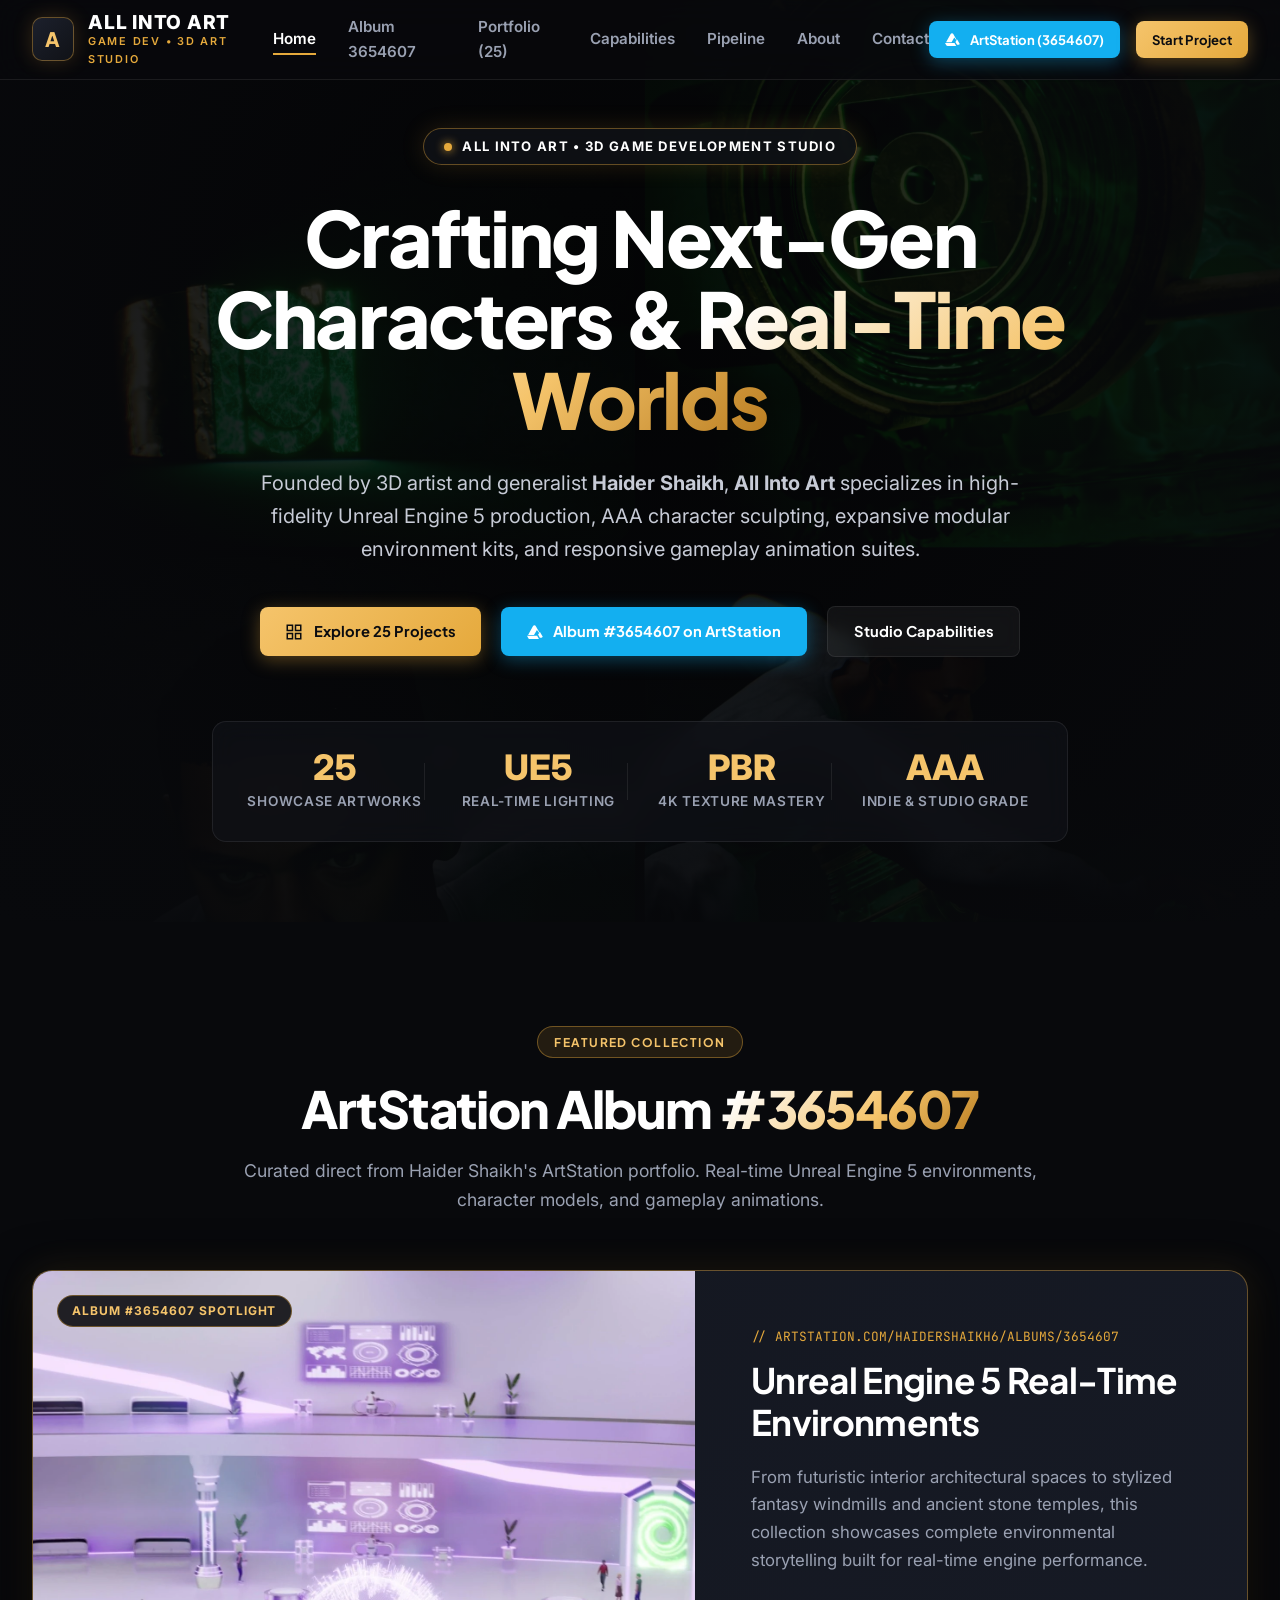
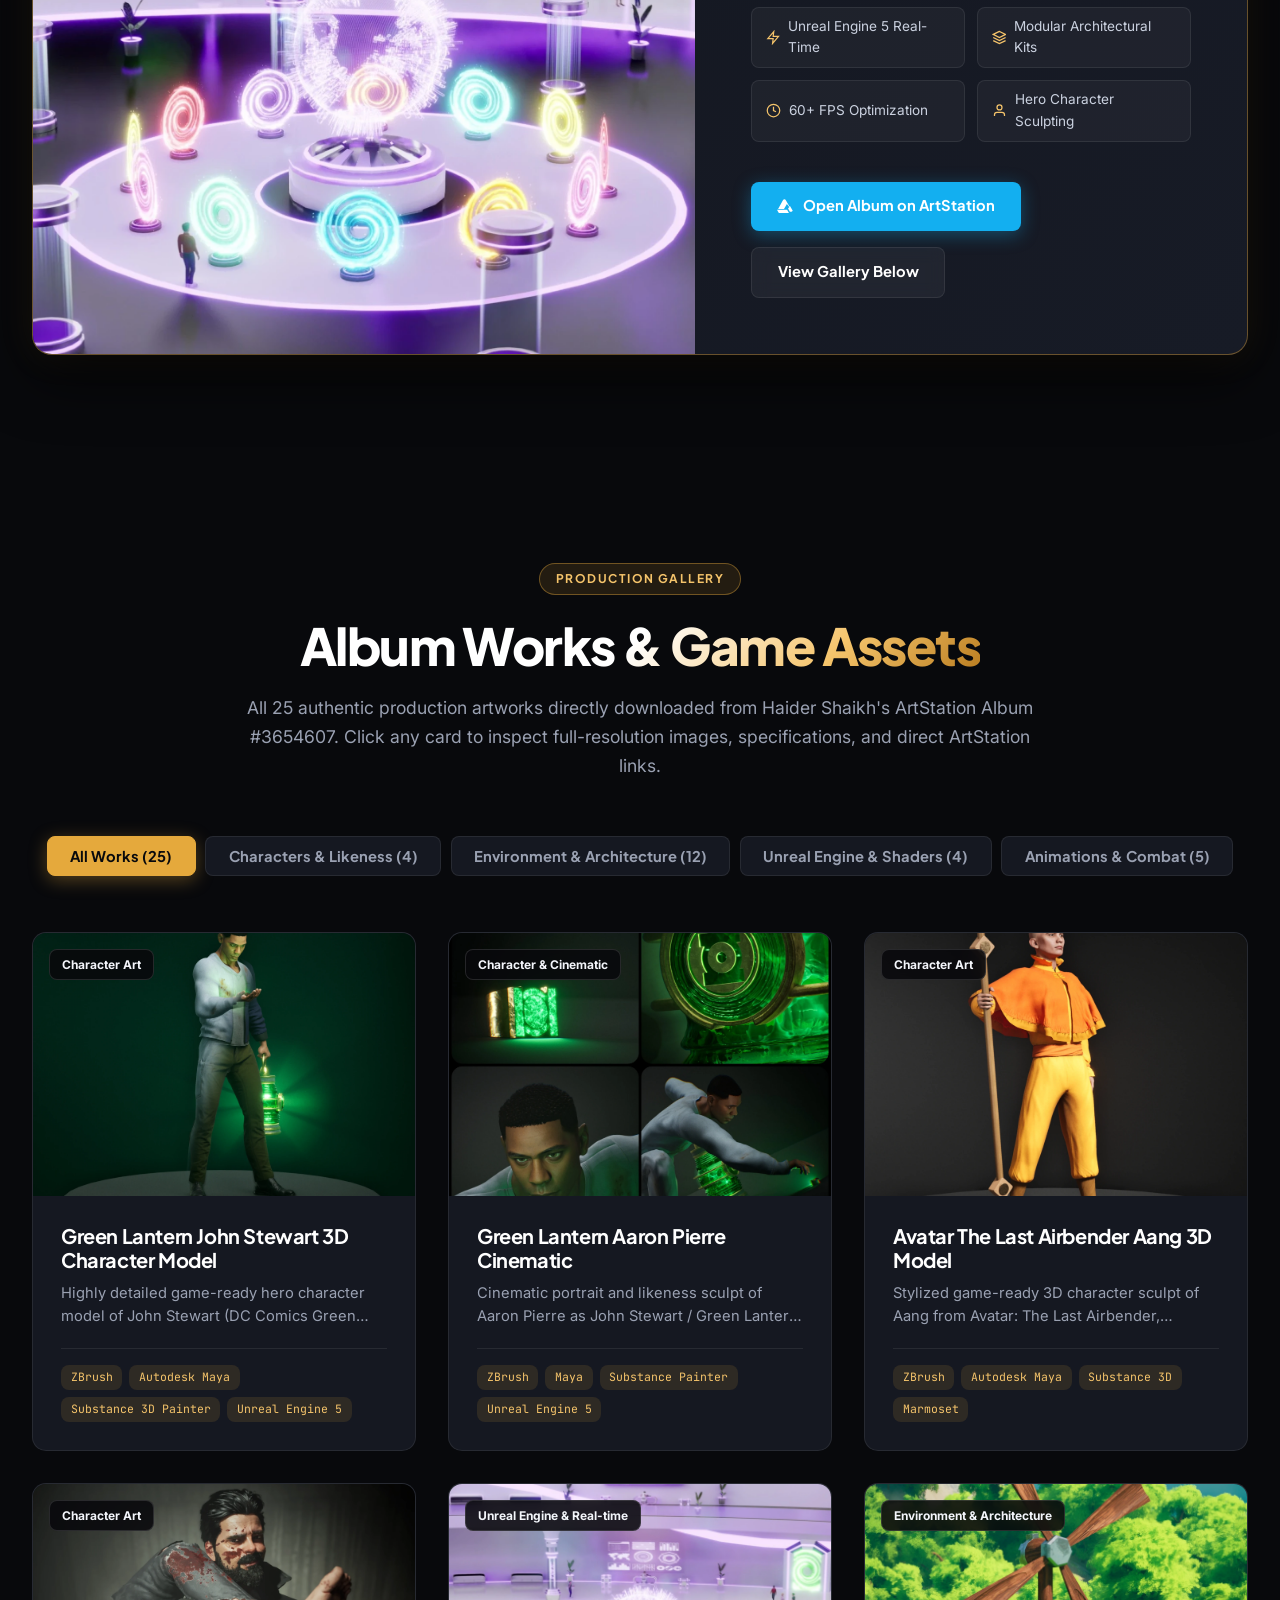
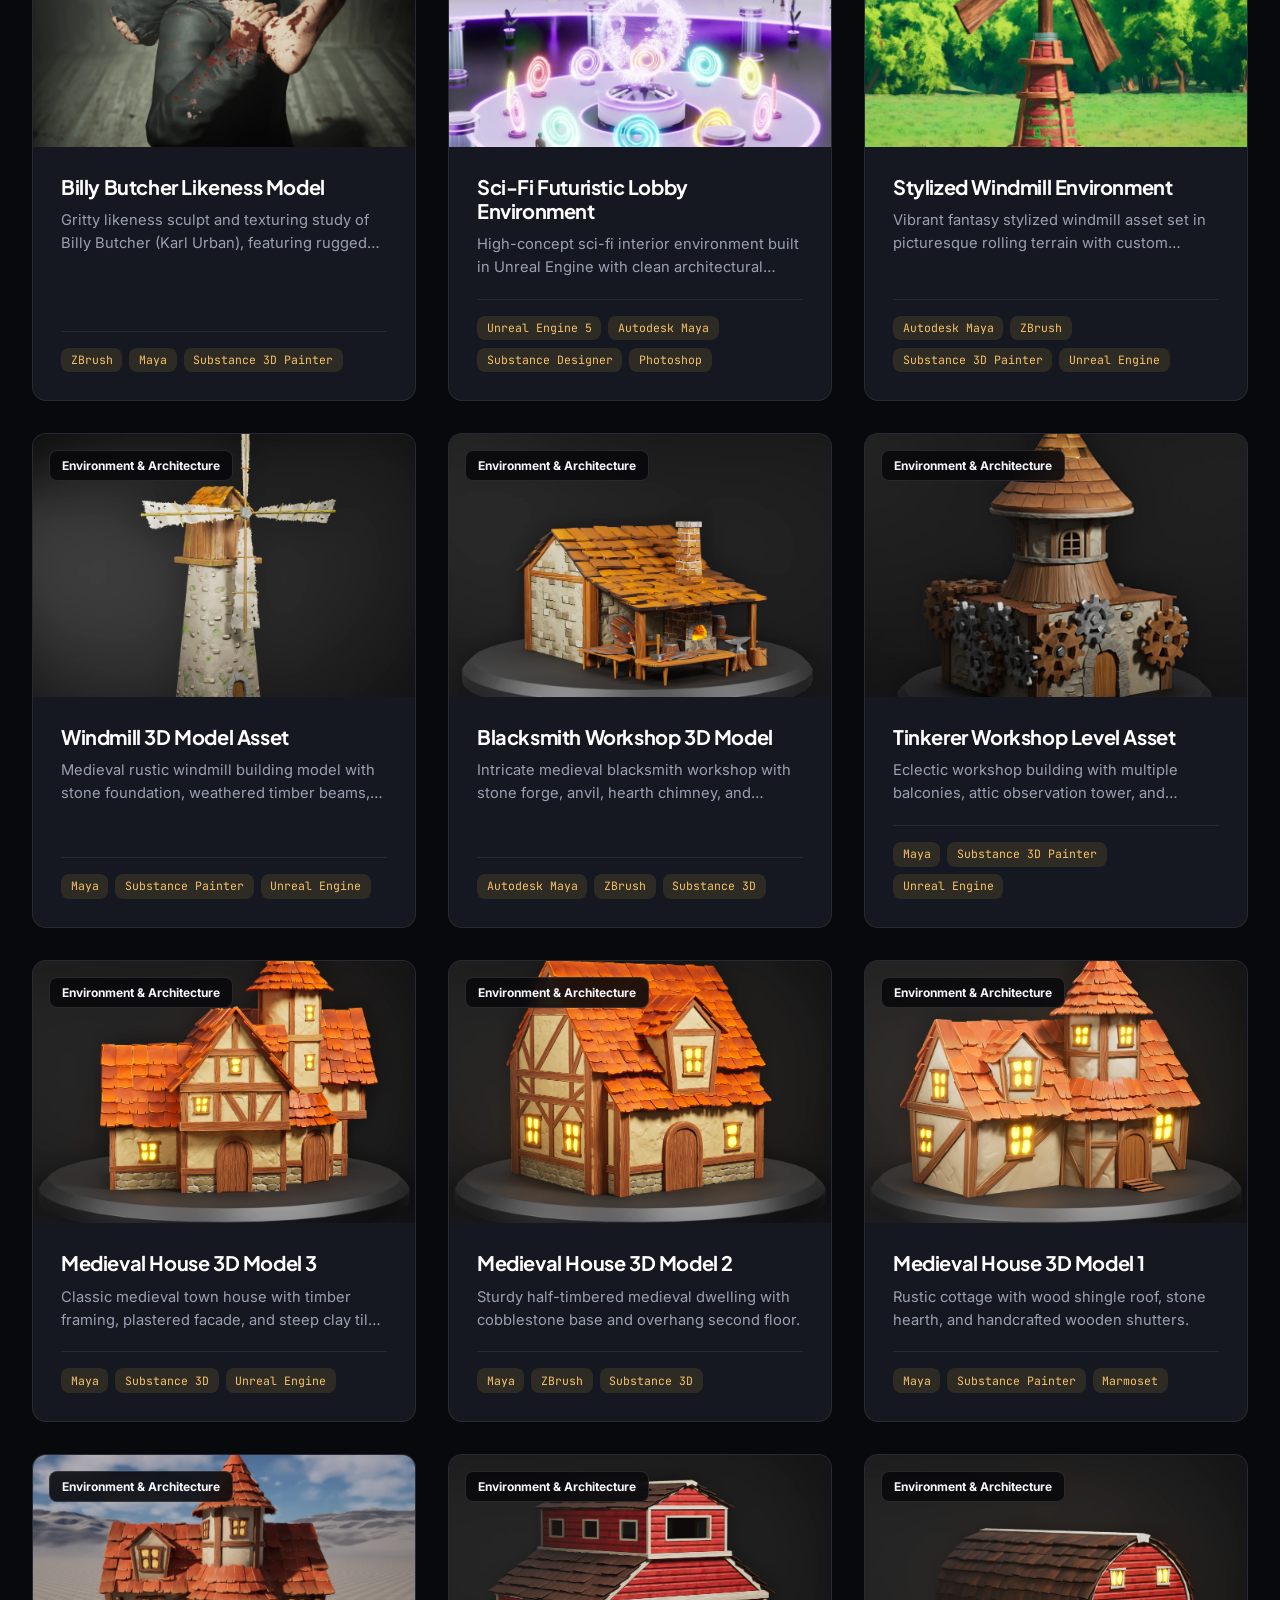
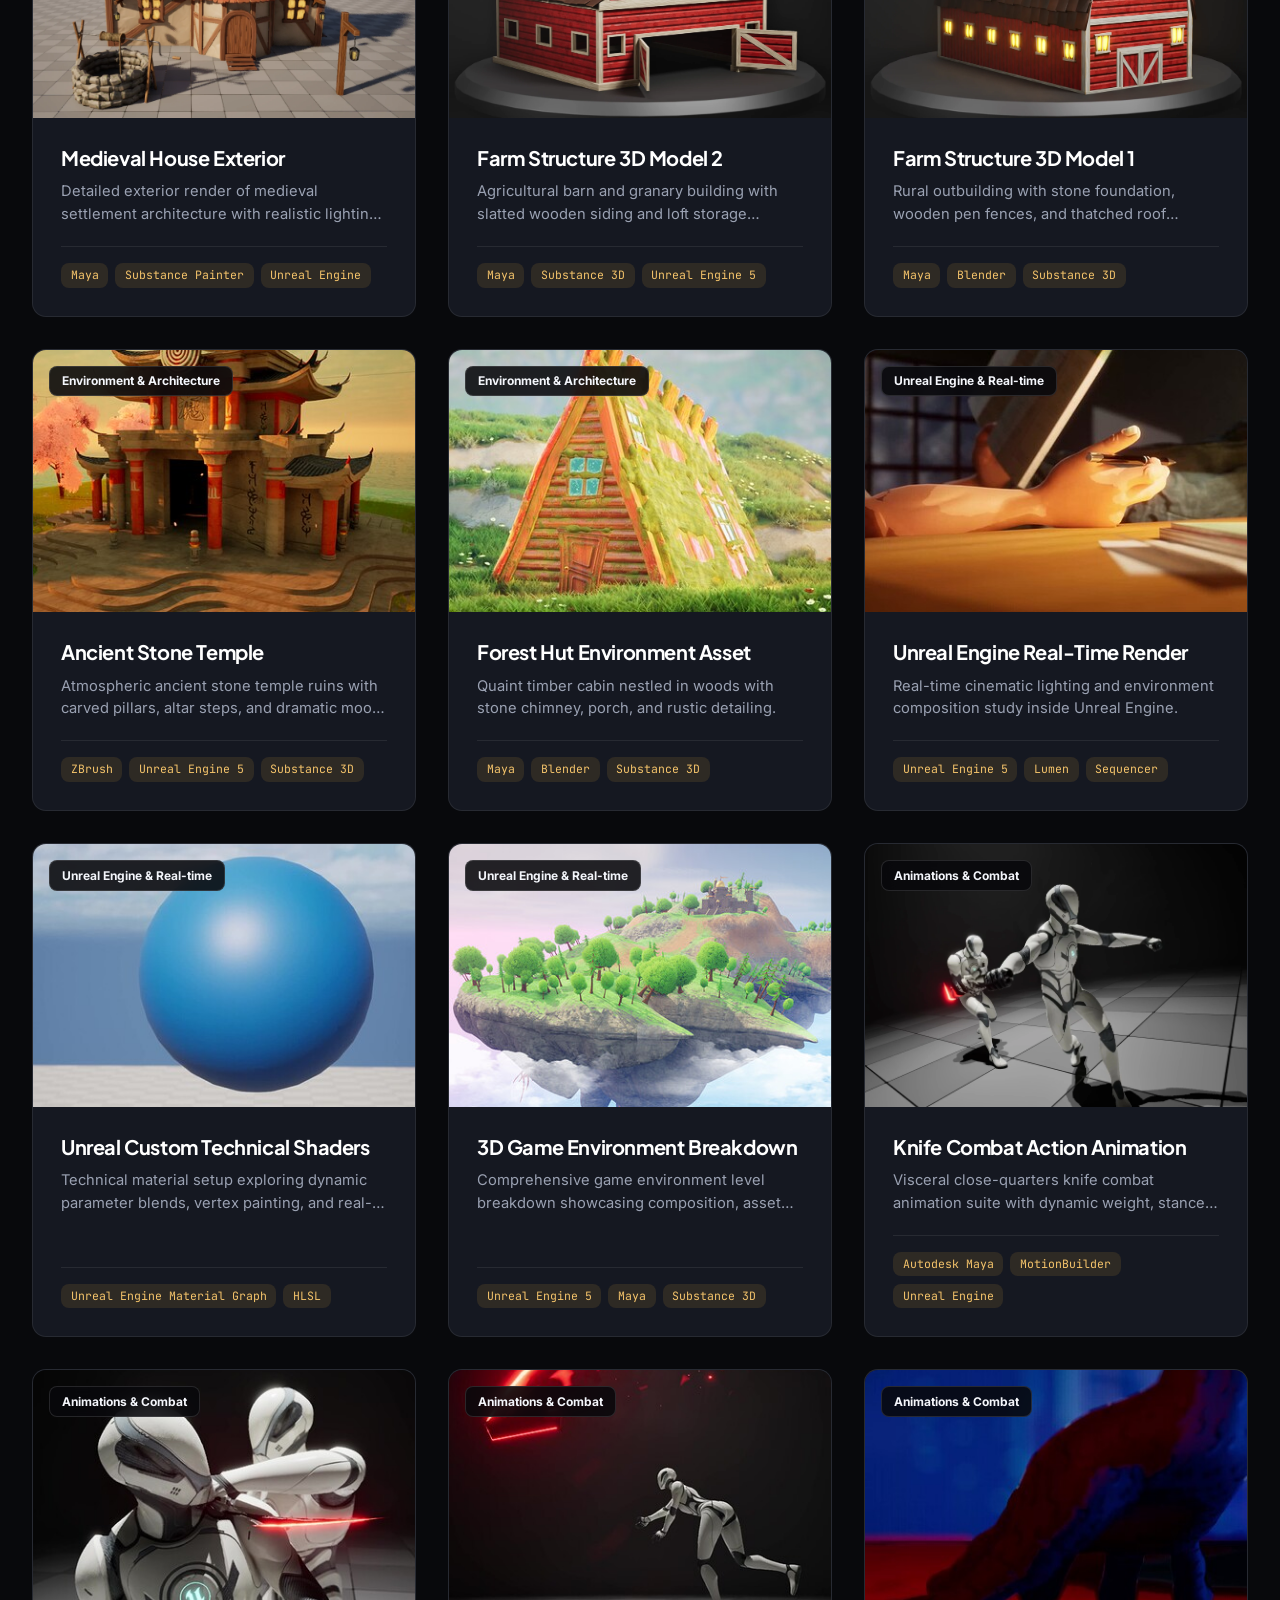
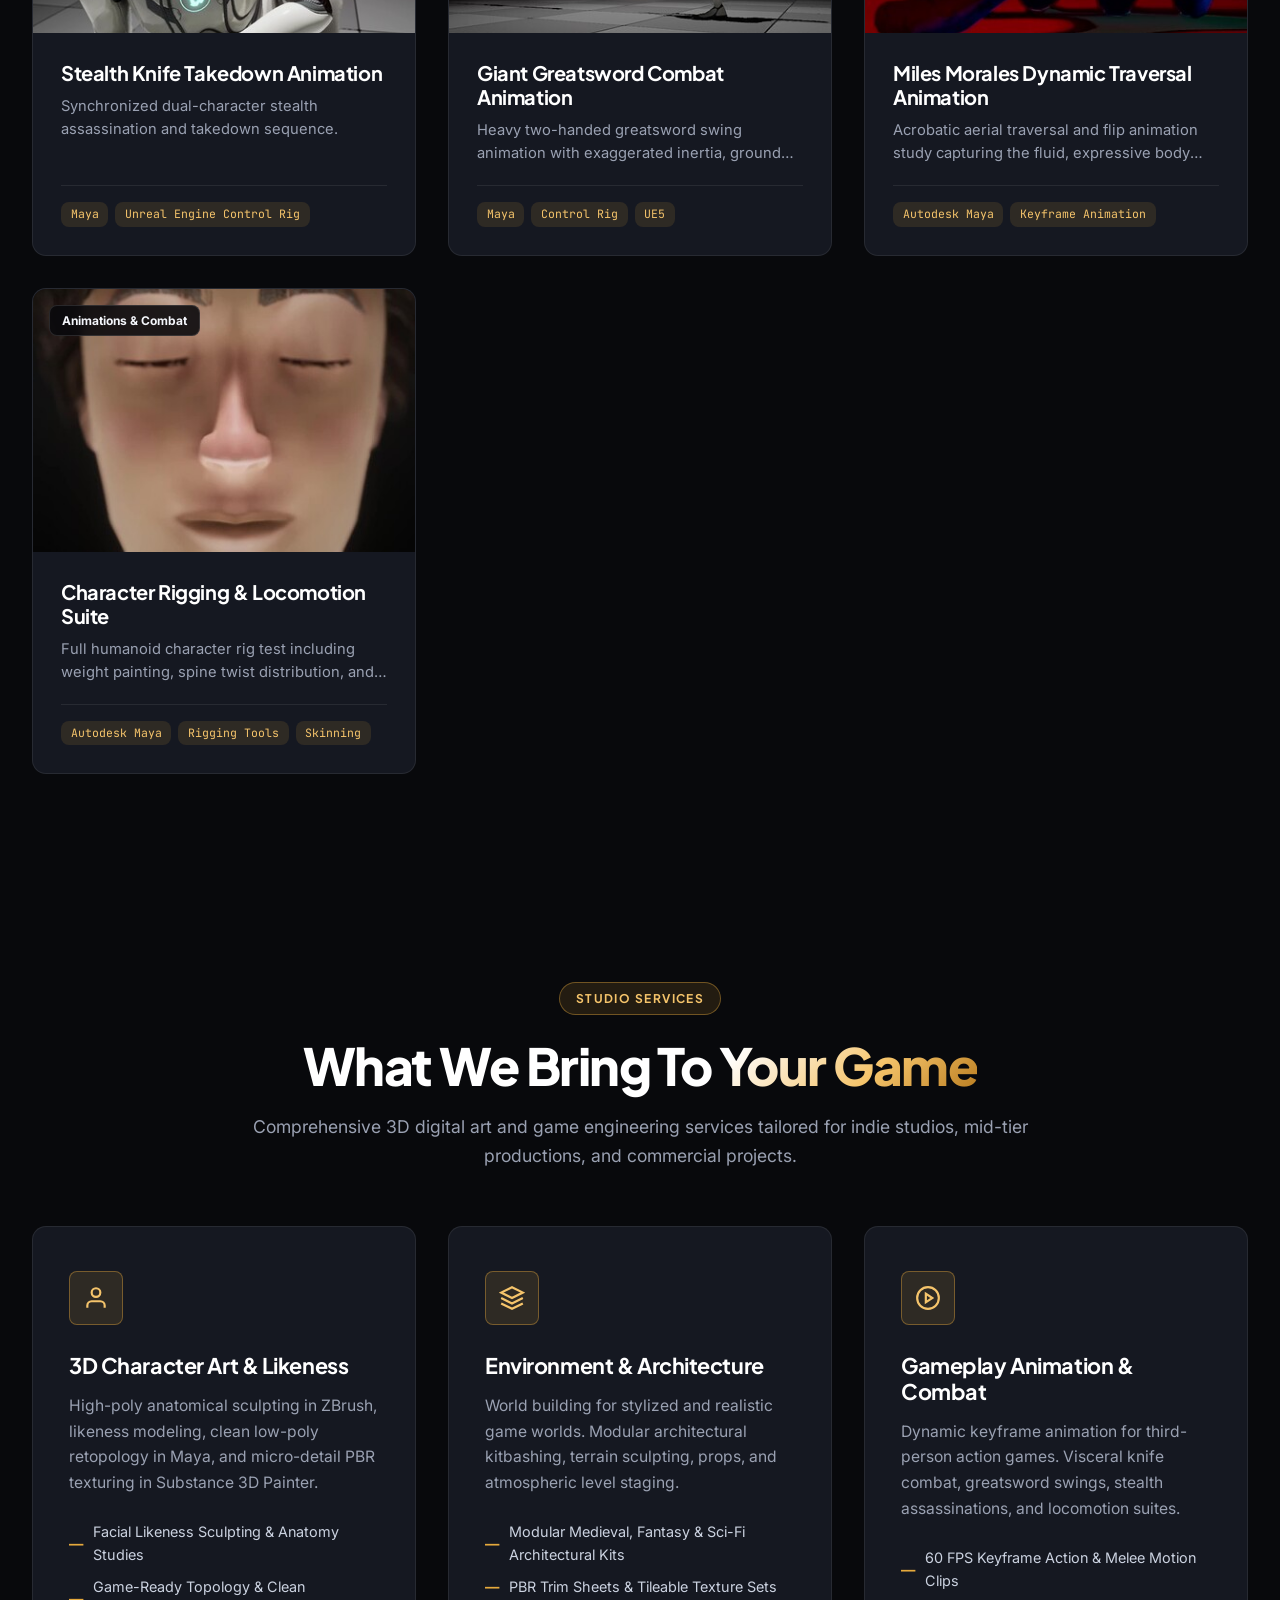
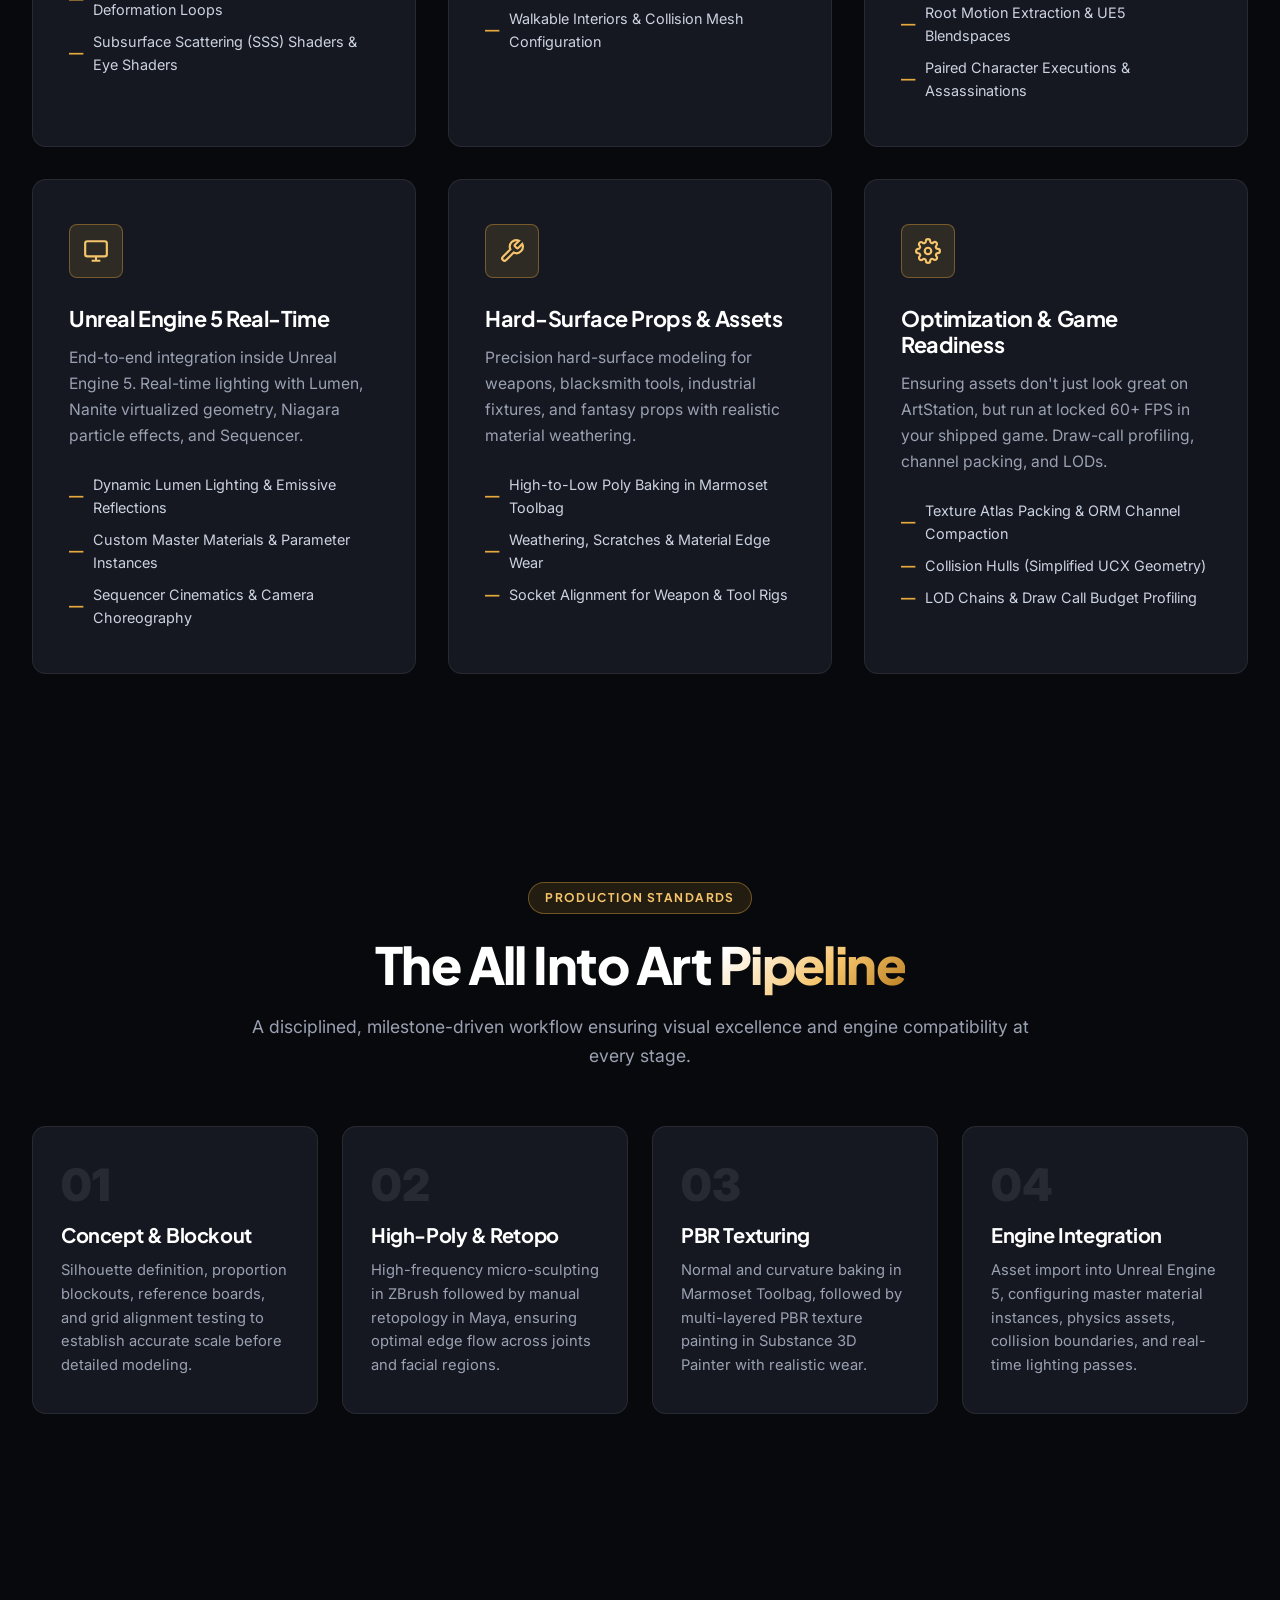
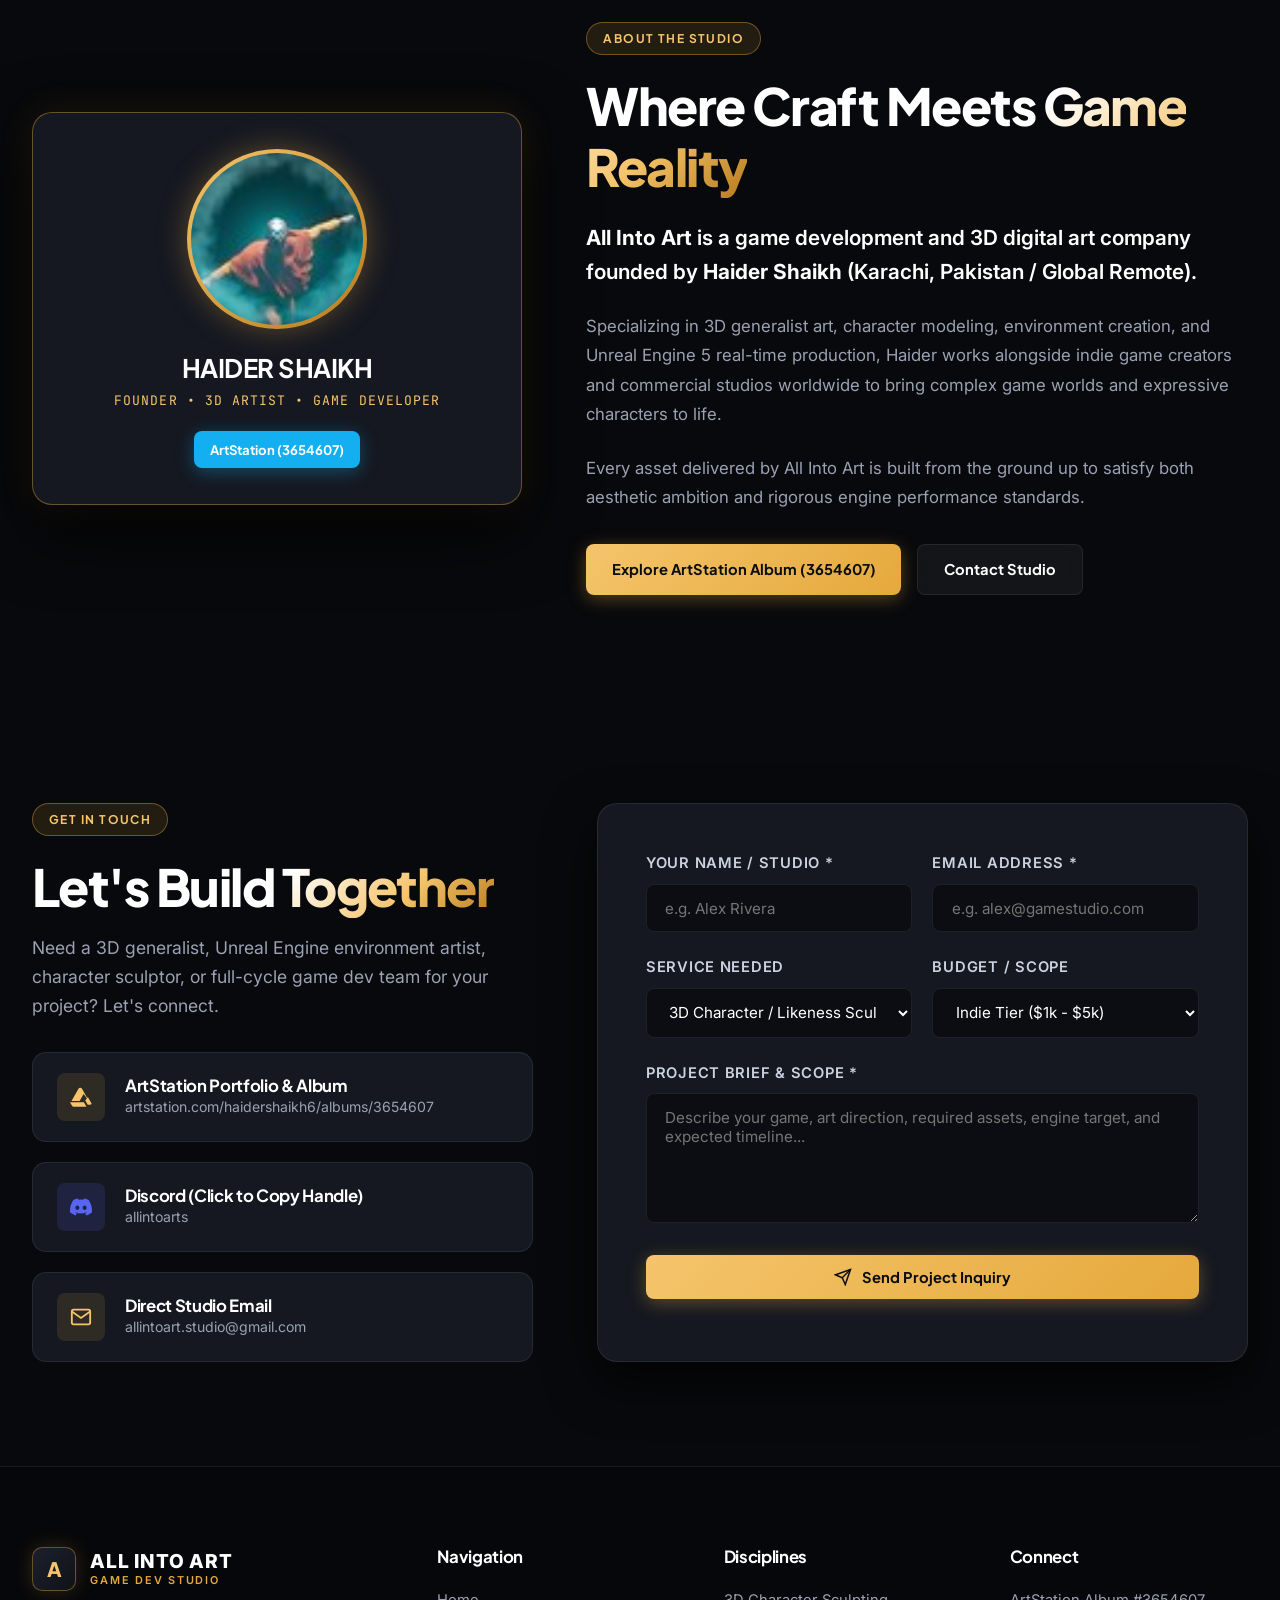
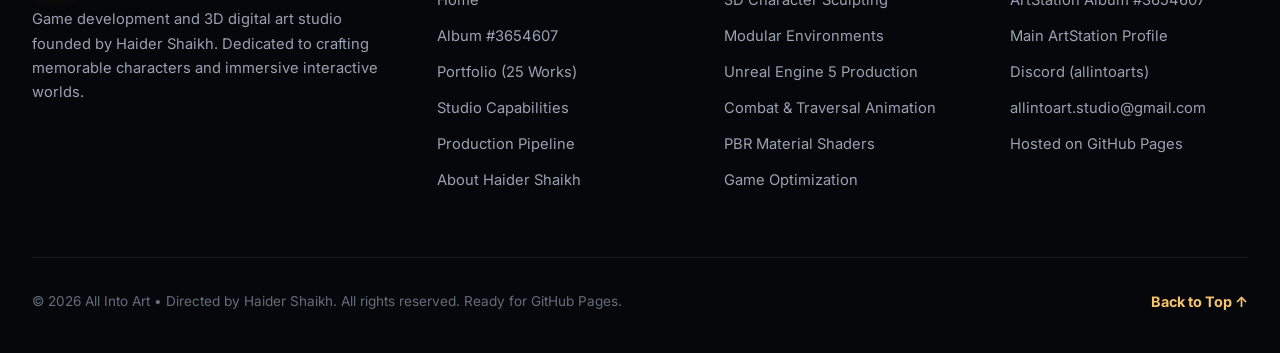
<file: index.html>
<!DOCTYPE html>
<html lang="en">
<head>
  <meta charset="UTF-8">
  <meta name="viewport" content="width=device-width, initial-scale=1.0">
  <meta http-equiv="X-UA-Compatible" content="ie=edge">

  <!-- Primary Meta Tags -->
  <title>All Into Art | Game Development &amp; 3D Art Studio</title>
  <meta name="title" content="All Into Art | Game Development &amp; 3D Art Studio">
  <meta name="description" content="All Into Art is a game development and 3D digital art studio founded by Haider Shaikh. Specializing in Unreal Engine 5, 3D character art, environment world-building, and real-time game production. Featuring ArtStation Album #3654607.">
  <meta name="keywords" content="All Into Art, Haider Shaikh, Game Development Company, 3D Artist, Unreal Engine 5, Character Sculpting, Environment Art, ArtStation 3654607">
  <meta name="author" content="Haider Shaikh / All Into Art">

  <!-- Open Graph / Social Sharing -->
  <meta property="og:type" content="website">
  <meta property="og:url" content="https://www.artstation.com/haidershaikh6/albums/3654607">
  <meta property="og:title" content="All Into Art | Game Development &amp; 3D Art Studio">
  <meta property="og:description" content="Explore authentic Unreal Engine 5 environments, 3D character models, and game assets from Haider Shaikh's ArtStation Album #3654607.">
  <meta property="og:image" content="assets/images/portfolio/green-lantern-john-stewart-aaron-pierre-character-model-cinematic.webp">

  <!-- Twitter -->
  <meta property="twitter:card" content="summary_large_image">
  <meta property="twitter:title" content="All Into Art | Game Development &amp; 3D Art Studio">
  <meta property="twitter:description" content="Explore authentic Unreal Engine 5 environments, 3D character models, and game assets from Haider Shaikh's ArtStation Album #3654607.">
  <meta property="twitter:image" content="assets/images/portfolio/green-lantern-john-stewart-aaron-pierre-character-model-cinematic.webp">

  <!-- Google Fonts: Plus Jakarta Sans, Inter, JetBrains Mono -->
  <link rel="preconnect" href="https://fonts.googleapis.com">
  <link rel="preconnect" href="https://fonts.gstatic.com" crossorigin>
  <link href="https://fonts.googleapis.com/css2?family=Inter:wght@400;500;600;700&family=JetBrains+Mono:wght@400;600&family=Plus+Jakarta+Sans:wght@500;600;700;800&display=swap" rel="stylesheet">

  <!-- Stylesheet -->
  <link rel="stylesheet" href="assets/css/style.css">
</head>
<body>

  <!-- ===================================================================
       HEADER & NAVIGATION BAR
       =================================================================== -->
  <header class="navbar" id="navbar">
    <div class="container nav-container">
      <a href="#home" class="brand-logo" aria-label="All Into Art Studio">
        <div class="brand-crest">A</div>
        <div class="brand-meta">
          <span class="brand-name">ALL INTO ART</span>
          <span class="brand-sub">GAME DEV &bull; 3D ART STUDIO</span>
        </div>
      </a>

      <nav aria-label="Main Navigation">
        <ul class="nav-menu" id="navMenu">
          <li><a href="#home" class="nav-link active">Home</a></li>
          <li><a href="#album" class="nav-link">Album 3654607</a></li>
          <li><a href="#portfolio" class="nav-link">Portfolio (25)</a></li>
          <li><a href="#capabilities" class="nav-link">Capabilities</a></li>
          <li><a href="#pipeline" class="nav-link">Pipeline</a></li>
          <li><a href="#about" class="nav-link">About</a></li>
          <li><a href="#contact" class="nav-link">Contact</a></li>
        </ul>
      </nav>

      <div class="nav-actions">
        <a href="https://www.artstation.com/haidershaikh6/albums/3654607" target="_blank" rel="noopener noreferrer" class="btn btn-artstation btn-sm">
          <svg width="15" height="15" viewBox="0 0 24 24" fill="currentColor">
            <path d="M0 17.723l2.027 3.505h.001a2.424 2.424 0 0 0 2.164 1.332h13.754l-2.766-4.837H0zm18.915-4.482l-5.641-9.845a2.417 2.417 0 0 0-2.128-1.396c-.85 0-1.637.447-2.072 1.168L1.65 16.48h8.847l4.372-7.618 4.046 5.379zm4.721 5.992L19.49 12.01l-2.85 3.82 2.686 4.703h2.384a2.42 2.42 0 0 0 1.926-1.3z"/>
          </svg>
          ArtStation (3654607)
        </a>
        <a href="#contact" class="btn btn-primary btn-sm">Start Project</a>
        <button class="nav-toggle" id="navToggle" aria-label="Toggle navigation" aria-expanded="false">
          <span></span>
          <span></span>
          <span></span>
        </button>
      </div>
    </div>
  </header>

  <main>
    <!-- ===================================================================
         CINEMATIC HERO SECTION
         =================================================================== -->
    <section class="hero" id="home">
      <div class="hero-backdrop">
        <img 
          src="assets/images/portfolio/green-lantern-john-stewart-aaron-pierre-character-model-cinematic.webp" 
          alt="Green Lantern Cinematic Character Model by Haider Shaikh" 
          class="hero-bg-img"
        />
        <div class="hero-gradient-overlay"></div>
      </div>

      <div class="container hero-content">
        <div class="hero-pill">
          <span class="hero-pill-dot"></span>
          <span class="hero-pill-text">All Into Art &bull; 3D Game Development Studio</span>
        </div>

        <h1 class="hero-title">
          Crafting Next-Gen Characters &amp; <span class="text-gradient-amber">Real-Time Worlds</span>
        </h1>

        <p class="hero-desc">
          Founded by 3D artist and generalist <strong>Haider Shaikh</strong>, <strong>All Into Art</strong> specializes in high-fidelity Unreal Engine 5 production, AAA character sculpting, expansive modular environment kits, and responsive gameplay animation suites.
        </p>

        <div class="hero-ctas">
          <a href="#portfolio" class="btn btn-primary">
            <svg width="18" height="18" viewBox="0 0 24 24" fill="none" stroke="currentColor" stroke-width="2">
              <rect x="3" y="3" width="7" height="7"></rect>
              <rect x="14" y="3" width="7" height="7"></rect>
              <rect x="14" y="14" width="7" height="7"></rect>
              <rect x="3" y="14" width="7" height="7"></rect>
            </svg>
            Explore 25 Projects
          </a>
          <a href="https://www.artstation.com/haidershaikh6/albums/3654607" target="_blank" rel="noopener noreferrer" class="btn btn-artstation">
            <svg width="16" height="16" viewBox="0 0 24 24" fill="currentColor">
              <path d="M0 17.723l2.027 3.505h.001a2.424 2.424 0 0 0 2.164 1.332h13.754l-2.766-4.837H0zm18.915-4.482l-5.641-9.845a2.417 2.417 0 0 0-2.128-1.396c-.85 0-1.637.447-2.072 1.168L1.65 16.48h8.847l4.372-7.618 4.046 5.379zm4.721 5.992L19.49 12.01l-2.85 3.82 2.686 4.703h2.384a2.42 2.42 0 0 0 1.926-1.3z"/>
            </svg>
            Album #3654607 on ArtStation
          </a>
          <a href="#capabilities" class="btn btn-secondary">
            Studio Capabilities
          </a>
        </div>

        <div class="hero-metrics">
          <div class="metric-item">
            <div class="metric-val">25</div>
            <div class="metric-label">Showcase Artworks</div>
          </div>
          <div class="metric-item">
            <div class="metric-val">UE5</div>
            <div class="metric-label">Real-Time Lighting</div>
          </div>
          <div class="metric-item">
            <div class="metric-val">PBR</div>
            <div class="metric-label">4K Texture Mastery</div>
          </div>
          <div class="metric-item">
            <div class="metric-val">AAA</div>
            <div class="metric-label">Indie &amp; Studio Grade</div>
          </div>
        </div>
      </div>
    </section>

    <!-- ===================================================================
         SPOTLIGHT: ARTSTATION ALBUM #3654607
         =================================================================== -->
    <section class="section" id="album">
      <div class="container">
        <div class="section-header">
          <span class="section-tag">Featured Collection</span>
          <h2 class="section-title">ArtStation Album <span class="text-gradient-amber">#3654607</span></h2>
          <p class="section-subtitle">
            Curated direct from Haider Shaikh's ArtStation portfolio. Real-time Unreal Engine 5 environments, character models, and gameplay animations.
          </p>
        </div>

        <div class="album-banner">
          <div class="album-media">
            <img 
              src="assets/images/portfolio/sci-fi-futuristic-lobby.webp" 
              alt="Sci-Fi Futuristic Lobby by Haider Shaikh" 
              class="album-img"
            />
            <div class="album-badge">Album #3654607 Spotlight</div>
          </div>

          <div class="album-content">
            <span class="album-id-badge">// ARTSTATION.COM/HAIDERSHAIKH6/ALBUMS/3654607</span>
            <h3 class="album-title">Unreal Engine 5 Real-Time Environments</h3>
            <p class="album-desc">
              From futuristic interior architectural spaces to stylized fantasy windmills and ancient stone temples, this collection showcases complete environmental storytelling built for real-time engine performance.
            </p>

            <div class="album-highlights-grid">
              <div class="highlight-pill">
                <svg width="15" height="15" viewBox="0 0 24 24" fill="none" stroke="var(--amber-light)" stroke-width="2"><path d="M13 2L3 14h9l-1 8 10-12h-9l1-8z"></path></svg>
                Unreal Engine 5 Real-Time
              </div>
              <div class="highlight-pill">
                <svg width="15" height="15" viewBox="0 0 24 24" fill="none" stroke="var(--amber-light)" stroke-width="2"><polygon points="12 2 2 7 12 12 22 7 12 2"></polygon><polyline points="2 17 12 22 22 17"></polyline><polyline points="2 12 12 17 22 12"></polyline></svg>
                Modular Architectural Kits
              </div>
              <div class="highlight-pill">
                <svg width="15" height="15" viewBox="0 0 24 24" fill="none" stroke="var(--amber-light)" stroke-width="2"><circle cx="12" cy="12" r="10"></circle><polyline points="12 6 12 12 16 14"></polyline></svg>
                60+ FPS Optimization
              </div>
              <div class="highlight-pill">
                <svg width="15" height="15" viewBox="0 0 24 24" fill="none" stroke="var(--amber-light)" stroke-width="2"><path d="M20 21v-2a4 4 0 0 0-4-4H8a4 4 0 0 0-4 4v2"></path><circle cx="12" cy="7" r="4"></circle></svg>
                Hero Character Sculpting
              </div>
            </div>

            <div class="album-actions">
              <a href="https://www.artstation.com/haidershaikh6/albums/3654607" target="_blank" rel="noopener noreferrer" class="btn btn-artstation">
                <svg width="16" height="16" viewBox="0 0 24 24" fill="currentColor">
                  <path d="M0 17.723l2.027 3.505h.001a2.424 2.424 0 0 0 2.164 1.332h13.754l-2.766-4.837H0zm18.915-4.482l-5.641-9.845a2.417 2.417 0 0 0-2.128-1.396c-.85 0-1.637.447-2.072 1.168L1.65 16.48h8.847l4.372-7.618 4.046 5.379zm4.721 5.992L19.49 12.01l-2.85 3.82 2.686 4.703h2.384a2.42 2.42 0 0 0 1.926-1.3z"/>
                </svg>
                Open Album on ArtStation
              </a>
              <a href="#portfolio" class="btn btn-secondary">
                View Gallery Below
              </a>
            </div>
          </div>
        </div>
      </div>
    </section>

    <!-- ===================================================================
         PORTFOLIO GALLERY (25 AUTHENTIC ALBUM 3654607 WORKS)
         =================================================================== -->
    <section class="section" id="portfolio">
      <div class="container">
        <div class="section-header">
          <span class="section-tag">Production Gallery</span>
          <h2 class="section-title">Album Works <span class="text-gradient-amber">&amp; Game Assets</span></h2>
          <p class="section-subtitle">
            All 25 authentic production artworks directly downloaded from Haider Shaikh's ArtStation Album #3654607. Click any card to inspect full-resolution images, specifications, and direct ArtStation links.
          </p>
        </div>

        <!-- Filter Controls -->
        <div class="portfolio-nav">
          <button class="filter-btn active" data-filter="all">All Works (25)</button>
          <button class="filter-btn" data-filter="characters">Characters &amp; Likeness (4)</button>
          <button class="filter-btn" data-filter="environments">Environment &amp; Architecture (12)</button>
          <button class="filter-btn" data-filter="unreal">Unreal Engine &amp; Shaders (4)</button>
          <button class="filter-btn" data-filter="animations">Animations &amp; Combat (5)</button>
        </div>

        <!-- Portfolio Grid: Dynamically populated from assets/js/portfolio-data.js -->
        <div class="portfolio-grid" id="portfolioGrid">
          <!-- Fallback Cards if JS is disabled -->
          <article class="project-card">
            <div class="project-thumb-box">
              <img src="assets/images/portfolio/green-lantern-john-stewart-3d-character-model.webp" alt="Green Lantern John Stewart 3D Character Model" class="project-thumb-img">
              <span class="card-tag">Character Art</span>
            </div>
            <div class="project-info">
              <h3 class="project-card-title">Green Lantern John Stewart 3D Character Model</h3>
              <p class="project-card-desc">Highly detailed game-ready hero character model of John Stewart with tactical suit materials.</p>
            </div>
          </article>
        </div>
      </div>
    </section>

    <!-- ===================================================================
         STUDIO CAPABILITIES & SERVICES
         =================================================================== -->
    <section class="section" id="capabilities">
      <div class="container">
        <div class="section-header">
          <span class="section-tag">Studio Services</span>
          <h2 class="section-title">What We Bring To <span class="text-gradient-amber">Your Game</span></h2>
          <p class="section-subtitle">
            Comprehensive 3D digital art and game engineering services tailored for indie studios, mid-tier productions, and commercial projects.
          </p>
        </div>

        <div class="capabilities-grid">
          <!-- Service 1 -->
          <div class="cap-card">
            <div class="cap-icon">
              <svg width="26" height="26" viewBox="0 0 24 24" fill="none" stroke="currentColor" stroke-width="2">
                <path d="M20 21v-2a4 4 0 0 0-4-4H8a4 4 0 0 0-4 4v2"></path>
                <circle cx="12" cy="7" r="4"></circle>
              </svg>
            </div>
            <h3 class="cap-title">3D Character Art &amp; Likeness</h3>
            <p class="cap-desc">
              High-poly anatomical sculpting in ZBrush, likeness modeling, clean low-poly retopology in Maya, and micro-detail PBR texturing in Substance 3D Painter.
            </p>
            <ul class="cap-list">
              <li>Facial Likeness Sculpting &amp; Anatomy Studies</li>
              <li>Game-Ready Topology &amp; Clean Deformation Loops</li>
              <li>Subsurface Scattering (SSS) Shaders &amp; Eye Shaders</li>
            </ul>
          </div>

          <!-- Service 2 -->
          <div class="cap-card">
            <div class="cap-icon">
              <svg width="26" height="26" viewBox="0 0 24 24" fill="none" stroke="currentColor" stroke-width="2">
                <polygon points="12 2 2 7 12 12 22 7 12 2"></polygon>
                <polyline points="2 17 12 22 22 17"></polyline>
                <polyline points="2 12 12 17 22 12"></polyline>
              </svg>
            </div>
            <h3 class="cap-title">Environment &amp; Architecture</h3>
            <p class="cap-desc">
              World building for stylized and realistic game worlds. Modular architectural kitbashing, terrain sculpting, props, and atmospheric level staging.
            </p>
            <ul class="cap-list">
              <li>Modular Medieval, Fantasy &amp; Sci-Fi Architectural Kits</li>
              <li>PBR Trim Sheets &amp; Tileable Texture Sets</li>
              <li>Walkable Interiors &amp; Collision Mesh Configuration</li>
            </ul>
          </div>

          <!-- Service 3 -->
          <div class="cap-card">
            <div class="cap-icon">
              <svg width="26" height="26" viewBox="0 0 24 24" fill="none" stroke="currentColor" stroke-width="2">
                <circle cx="12" cy="12" r="10"></circle>
                <polygon points="10 8 16 12 10 16 10 8"></polygon>
              </svg>
            </div>
            <h3 class="cap-title">Gameplay Animation &amp; Combat</h3>
            <p class="cap-desc">
              Dynamic keyframe animation for third-person action games. Visceral knife combat, greatsword swings, stealth assassinations, and locomotion suites.
            </p>
            <ul class="cap-list">
              <li>60 FPS Keyframe Action &amp; Melee Motion Clips</li>
              <li>Root Motion Extraction &amp; UE5 Blendspaces</li>
              <li>Paired Character Executions &amp; Assassinations</li>
            </ul>
          </div>

          <!-- Service 4 -->
          <div class="cap-card">
            <div class="cap-icon">
              <svg width="26" height="26" viewBox="0 0 24 24" fill="none" stroke="currentColor" stroke-width="2">
                <rect x="2" y="3" width="20" height="14" rx="2" ry="2"></rect>
                <line x1="8" y1="21" x2="16" y2="21"></line>
                <line x1="12" y1="17" x2="12" y2="21"></line>
              </svg>
            </div>
            <h3 class="cap-title">Unreal Engine 5 Real-Time</h3>
            <p class="cap-desc">
              End-to-end integration inside Unreal Engine 5. Real-time lighting with Lumen, Nanite virtualized geometry, Niagara particle effects, and Sequencer.
            </p>
            <ul class="cap-list">
              <li>Dynamic Lumen Lighting &amp; Emissive Reflections</li>
              <li>Custom Master Materials &amp; Parameter Instances</li>
              <li>Sequencer Cinematics &amp; Camera Choreography</li>
            </ul>
          </div>

          <!-- Service 5 -->
          <div class="cap-card">
            <div class="cap-icon">
              <svg width="26" height="26" viewBox="0 0 24 24" fill="none" stroke="currentColor" stroke-width="2">
                <path d="M14.7 6.3a1 1 0 0 0 0 1.4l1.6 1.6a1 1 0 0 0 1.4 0l3.77-3.77a6 6 0 0 1-7.94 7.94l-6.91 6.91a2.12 2.12 0 0 1-3-3l6.91-6.91a6 6 0 0 1 7.94-7.94l-3.76 3.76z"></path>
              </svg>
            </div>
            <h3 class="cap-title">Hard-Surface Props &amp; Assets</h3>
            <p class="cap-desc">
              Precision hard-surface modeling for weapons, blacksmith tools, industrial fixtures, and fantasy props with realistic material weathering.
            </p>
            <ul class="cap-list">
              <li>High-to-Low Poly Baking in Marmoset Toolbag</li>
              <li>Weathering, Scratches &amp; Material Edge Wear</li>
              <li>Socket Alignment for Weapon &amp; Tool Rigs</li>
            </ul>
          </div>

          <!-- Service 6 -->
          <div class="cap-card">
            <div class="cap-icon">
              <svg width="26" height="26" viewBox="0 0 24 24" fill="none" stroke="currentColor" stroke-width="2">
                <circle cx="12" cy="12" r="3"></circle>
                <path d="M19.4 15a1.65 1.65 0 0 0 .33 1.82l.06.06a2 2 0 0 1 0 2.83 2 2 0 0 1-2.83 0l-.06-.06a1.65 1.65 0 0 0-1.82-.33 1.65 1.65 0 0 0-1 1.51V21a2 2 0 0 1-2 2 2 2 0 0 1-2-2v-.09A1.65 1.65 0 0 0 9 19.4a1.65 1.65 0 0 0-1.82.33l-.06.06a2 2 0 0 1-2.83 0 2 2 0 0 1 0-2.83l.06-.06a1.65 1.65 0 0 0 .33-1.82 1.65 1.65 0 0 0-1.51-1H3a2 2 0 0 1-2-2 2 2 0 0 1 2-2h.09A1.65 1.65 0 0 0 4.6 9a1.65 1.65 0 0 0-.33-1.82l-.06-.06a2 2 0 0 1 0-2.83 2 2 0 0 1 2.83 0l.06.06a1.65 1.65 0 0 0 1.82.33H9a1.65 1.65 0 0 0 1-1.51V3a2 2 0 0 1 2-2 2 2 0 0 1 2 2v.09a1.65 1.65 0 0 0 1 1.51 1.65 1.65 0 0 0 1.82-.33l.06-.06a2 2 0 0 1 2.83 0 2 2 0 0 1 0 2.83l-.06.06a1.65 1.65 0 0 0-.33 1.82V9a1.65 1.65 0 0 0 1.51 1H21a2 2 0 0 1 2 2 2 2 0 0 1-2 2h-.09a1.65 1.65 0 0 0-1.51 1z"></path>
              </svg>
            </div>
            <h3 class="cap-title">Optimization &amp; Game Readiness</h3>
            <p class="cap-desc">
              Ensuring assets don't just look great on ArtStation, but run at locked 60+ FPS in your shipped game. Draw-call profiling, channel packing, and LODs.
            </p>
            <ul class="cap-list">
              <li>Texture Atlas Packing &amp; ORM Channel Compaction</li>
              <li>Collision Hulls (Simplified UCX Geometry)</li>
              <li>LOD Chains &amp; Draw Call Budget Profiling</li>
            </ul>
          </div>
        </div>
      </div>
    </section>

    <!-- ===================================================================
         PRODUCTION PIPELINE
         =================================================================== -->
    <section class="section" id="pipeline">
      <div class="container">
        <div class="section-header">
          <span class="section-tag">Production Standards</span>
          <h2 class="section-title">The All Into Art <span class="text-gradient-amber">Pipeline</span></h2>
          <p class="section-subtitle">
            A disciplined, milestone-driven workflow ensuring visual excellence and engine compatibility at every stage.
          </p>
        </div>

        <div class="pipeline-flow">
          <div class="pipe-step">
            <div class="pipe-num">01</div>
            <h3 class="pipe-title">Concept &amp; Blockout</h3>
            <p class="pipe-desc">
              Silhouette definition, proportion blockouts, reference boards, and grid alignment testing to establish accurate scale before detailed modeling.
            </p>
          </div>

          <div class="pipe-step">
            <div class="pipe-num">02</div>
            <h3 class="pipe-title">High-Poly &amp; Retopo</h3>
            <p class="pipe-desc">
              High-frequency micro-sculpting in ZBrush followed by manual retopology in Maya, ensuring optimal edge flow across joints and facial regions.
            </p>
          </div>

          <div class="pipe-step">
            <div class="pipe-num">03</div>
            <h3 class="pipe-title">PBR Texturing</h3>
            <p class="pipe-desc">
              Normal and curvature baking in Marmoset Toolbag, followed by multi-layered PBR texture painting in Substance 3D Painter with realistic wear.
            </p>
          </div>

          <div class="pipe-step">
            <div class="pipe-num">04</div>
            <h3 class="pipe-title">Engine Integration</h3>
            <p class="pipe-desc">
              Asset import into Unreal Engine 5, configuring master material instances, physics assets, collision boundaries, and real-time lighting passes.
            </p>
          </div>
        </div>
      </div>
    </section>

    <!-- ===================================================================
         ABOUT FOUNDER (HAIDER SHAIKH)
         =================================================================== -->
    <section class="section" id="about">
      <div class="container">
        <div class="founder-profile-grid">
          <div class="founder-card">
            <div class="founder-avatar-wrap">
              <img 
                src="assets/images/haider-avatar.jpg" 
                alt="Haider Shaikh - Founder and Lead 3D Artist" 
                class="founder-avatar"
              />
            </div>
            <h3 class="founder-name-title">HAIDER SHAIKH</h3>
            <div class="founder-job-title">Founder &bull; 3D Artist &bull; Game Developer</div>
            <div class="founder-socials">
              <a href="https://www.artstation.com/haidershaikh6/albums/3654607" target="_blank" rel="noopener noreferrer" class="btn btn-artstation btn-sm">
                ArtStation (3654607)
              </a>
            </div>
          </div>

          <div class="founder-bio">
            <span class="section-tag">About The Studio</span>
            <h2 class="section-title" style="margin-bottom: 1.5rem;">Where Craft Meets <span class="text-gradient-amber">Game Reality</span></h2>
            <p class="about-text-lead">
              <strong>All Into Art</strong> is a game development and 3D digital art company founded by <strong>Haider Shaikh</strong> (Karachi, Pakistan / Global Remote).
            </p>
            <p class="about-text">
              Specializing in 3D generalist art, character modeling, environment creation, and Unreal Engine 5 real-time production, Haider works alongside indie game creators and commercial studios worldwide to bring complex game worlds and expressive characters to life.
            </p>
            <p class="about-text">
              Every asset delivered by All Into Art is built from the ground up to satisfy both aesthetic ambition and rigorous engine performance standards.
            </p>

            <div style="display: flex; gap: 1rem; flex-wrap: wrap; margin-top: 2rem;">
              <a href="https://www.artstation.com/haidershaikh6/albums/3654607" target="_blank" rel="noopener noreferrer" class="btn btn-primary">
                Explore ArtStation Album (3654607)
              </a>
              <a href="#contact" class="btn btn-secondary">
                Contact Studio
              </a>
            </div>
          </div>
        </div>
      </div>
    </section>

    <!-- ===================================================================
         CONTACT & INQUIRY FORM
         =================================================================== -->
    <section class="section" id="contact">
      <div class="container">
        <div class="contact-layout">
          <div class="contact-info">
            <span class="section-tag">Get In Touch</span>
            <h2 class="section-title">Let's Build <span class="text-gradient-amber">Together</span></h2>
            <p class="section-subtitle">
              Need a 3D generalist, Unreal Engine environment artist, character sculptor, or full-cycle game dev team for your project? Let's connect.
            </p>

            <div class="channel-list">
              <a href="https://www.artstation.com/haidershaikh6/albums/3654607" target="_blank" rel="noopener noreferrer" class="contact-card-btn">
                <div class="contact-icon">
                  <svg width="22" height="22" viewBox="0 0 24 24" fill="currentColor">
                    <path d="M0 17.723l2.027 3.505h.001a2.424 2.424 0 0 0 2.164 1.332h13.754l-2.766-4.837H0zm18.915-4.482l-5.641-9.845a2.417 2.417 0 0 0-2.128-1.396c-.85 0-1.637.447-2.072 1.168L1.65 16.48h8.847l4.372-7.618 4.046 5.379zm4.721 5.992L19.49 12.01l-2.85 3.82 2.686 4.703h2.384a2.42 2.42 0 0 0 1.926-1.3z"/>
                  </svg>
                </div>
                <div>
                  <h4 style="font-size: 1.05rem; color: #fff;">ArtStation Portfolio &amp; Album</h4>
                  <p style="font-size: 0.88rem; color: var(--text-muted);">artstation.com/haidershaikh6/albums/3654607</p>
                </div>
              </a>

              <div class="contact-card-btn" style="cursor: pointer;" id="copyDiscordBtn">
                <div class="contact-icon" style="background: rgba(88, 101, 242, 0.15); color: #5865F2;">
                  <svg width="22" height="22" viewBox="0 0 24 24" fill="currentColor">
                    <path d="M20.317 4.37a19.791 19.791 0 0 0-4.885-1.515.074.074 0 0 0-.079.037c-.21.375-.444.864-.608 1.25a18.27 18.27 0 0 0-5.487 0 12.64 12.64 0 0 0-.617-1.25.077.077 0 0 0-.079-.037A19.736 19.736 0 0 0 3.677 4.37a.07.07 0 0 0-.032.027C.533 9.046-.32 13.58.099 18.057a.082.082 0 0 0 .031.057 19.9 19.9 0 0 0 5.993 3.03.078.078 0 0 0 .084-.028 14.09 14.09 0 0 0 1.226-1.994.076.076 0 0 0-.041-.106 13.107 13.107 0 0 1-1.872-.892.077.077 0 0 1-.008-.128 10.2 10.2 0 0 0 .372-.292.074.074 0 0 1 .077-.01c3.929 1.793 8.18 1.793 12.061 0a.074.074 0 0 1 .078.01c.12.098.246.198.373.292a.077.077 0 0 1-.006.127 12.299 12.299 0 0 1-1.873.894.077.077 0 0 0-.041.107c.36.698.772 1.362 1.225 1.993a.076.076 0 0 0 .084.028 19.839 19.839 0 0 0 6.002-3.03.077.077 0 0 0 .032-.054c.5-5.177-.838-9.674-3.549-13.66a.061.061 0 0 0-.031-.028zM8.02 15.33c-1.183 0-2.157-1.085-2.157-2.419 0-1.333.956-2.419 2.157-2.419 1.21 0 2.176 1.096 2.157 2.42 0 1.333-.956 2.418-2.157 2.418zm7.975 0c-1.183 0-2.157-1.085-2.157-2.419 0-1.333.955-2.419 2.157-2.419 1.21 0 2.176 1.096 2.157 2.42 0 1.333-.946 2.418-2.157 2.418z"/>
                  </svg>
                </div>
                <div>
                  <h4 style="font-size: 1.05rem; color: #fff;">Discord (Click to Copy Handle)</h4>
                  <p style="font-size: 0.88rem; color: var(--text-muted);">allintoarts</p>
                </div>
              </div>

              <a href="mailto:allintoart.studio@gmail.com" class="contact-card-btn">
                <div class="contact-icon">
                  <svg width="22" height="22" viewBox="0 0 24 24" fill="none" stroke="currentColor" stroke-width="2">
                    <path d="M4 4h16c1.1 0 2 .9 2 2v12c0 1.1-.9 2-2 2H4c-1.1 0-2-.9-2-2V6c0-1.1.9-2 2-2z"></path>
                    <polyline points="22,6 12,13 2,6"></polyline>
                  </svg>
                </div>
                <div>
                  <h4 style="font-size: 1.05rem; color: #fff;">Direct Studio Email</h4>
                  <p style="font-size: 0.88rem; color: var(--text-muted);">allintoart.studio@gmail.com</p>
                </div>
              </a>
            </div>
          </div>

          <!-- Project Form -->
          <div class="contact-form-box">
            <form id="inquiryForm">
              <div class="form-row">
                <div class="form-group">
                  <label class="form-label" for="clientName">Your Name / Studio *</label>
                  <input type="text" id="clientName" name="clientName" class="form-input" placeholder="e.g. Alex Rivera" required>
                </div>
                <div class="form-group">
                  <label class="form-label" for="clientEmail">Email Address *</label>
                  <input type="email" id="clientEmail" name="clientEmail" class="form-input" placeholder="e.g. alex@gamestudio.com" required>
                </div>
              </div>

              <div class="form-row">
                <div class="form-group">
                  <label class="form-label" for="serviceType">Service Needed</label>
                  <select id="serviceType" name="serviceType" class="form-select">
                    <option value="3D Character / Likeness Sculpting">3D Character / Likeness Sculpting</option>
                    <option value="Unreal Engine 5 Environment Art">Unreal Engine 5 Environment Art</option>
                    <option value="Modular Architectural Kits & Props">Modular Architectural Kits &amp; Props</option>
                    <option value="Gameplay Combat & Traversal Animation">Gameplay Combat &amp; Traversal Animation</option>
                    <option value="Full-Cycle Game Prototyping">Full-Cycle Game Prototyping</option>
                    <option value="Optimization & Asset Integration">Optimization &amp; Asset Integration</option>
                  </select>
                </div>
                <div class="form-group">
                  <label class="form-label" for="timelineBudget">Budget / Scope</label>
                  <select id="timelineBudget" name="timelineBudget" class="form-select">
                    <option value="Indie Tier ($1k - $5k)">Indie Tier ($1k - $5k)</option>
                    <option value="Mid-Size Production ($5k - $15k)">Mid-Size Production ($5k - $15k)</option>
                    <option value="Full Game Project ($15k+)">Full Game Project ($15k+)</option>
                    <option value="Milestone / Contract Basis">Milestone / Contract Basis</option>
                  </select>
                </div>
              </div>

              <div class="form-group">
                <label class="form-label" for="projectBrief">Project Brief &amp; Scope *</label>
                <textarea id="projectBrief" name="projectBrief" class="form-textarea" placeholder="Describe your game, art direction, required assets, engine target, and expected timeline..." required></textarea>
              </div>

              <button type="submit" class="btn btn-primary" style="width: 100%;">
                <svg width="18" height="18" viewBox="0 0 24 24" fill="none" stroke="currentColor" stroke-width="2">
                  <line x1="22" y1="2" x2="11" y2="13"></line>
                  <polygon points="22 2 15 22 11 13 2 9 22 2"></polygon>
                </svg>
                Send Project Inquiry
              </button>

              <div id="formAlert" class="form-alert"></div>
            </form>
          </div>
        </div>
      </div>
    </section>
  </main>

  <!-- ===================================================================
       FOOTER
       =================================================================== -->
  <footer class="footer">
    <div class="container">
      <div class="footer-grid">
        <div class="footer-brand">
          <a href="#home" class="brand-logo">
            <div class="brand-crest">A</div>
            <div class="brand-meta">
              <span class="brand-name">ALL INTO ART</span>
              <span class="brand-sub">GAME DEV STUDIO</span>
            </div>
          </a>
          <p>
            Game development and 3D digital art studio founded by Haider Shaikh. Dedicated to crafting memorable characters and immersive interactive worlds.
          </p>
        </div>

        <div class="footer-col">
          <h4>Navigation</h4>
          <ul class="footer-links">
            <li><a href="#home">Home</a></li>
            <li><a href="#album">Album #3654607</a></li>
            <li><a href="#portfolio">Portfolio (25 Works)</a></li>
            <li><a href="#capabilities">Studio Capabilities</a></li>
            <li><a href="#pipeline">Production Pipeline</a></li>
            <li><a href="#about">About Haider Shaikh</a></li>
          </ul>
        </div>

        <div class="footer-col">
          <h4>Disciplines</h4>
          <ul class="footer-links">
            <li><a href="#portfolio">3D Character Sculpting</a></li>
            <li><a href="#portfolio">Modular Environments</a></li>
            <li><a href="#portfolio">Unreal Engine 5 Production</a></li>
            <li><a href="#portfolio">Combat &amp; Traversal Animation</a></li>
            <li><a href="#portfolio">PBR Material Shaders</a></li>
            <li><a href="#portfolio">Game Optimization</a></li>
          </ul>
        </div>

        <div class="footer-col">
          <h4>Connect</h4>
          <ul class="footer-links">
            <li><a href="https://www.artstation.com/haidershaikh6/albums/3654607" target="_blank" rel="noopener noreferrer">ArtStation Album #3654607</a></li>
            <li><a href="https://haidershaikh6.artstation.com/" target="_blank" rel="noopener noreferrer">Main ArtStation Profile</a></li>
            <li><a href="#contact">Discord (allintoarts)</a></li>
            <li><a href="mailto:allintoart.studio@gmail.com">allintoart.studio@gmail.com</a></li>
            <li><a href="https://github.com" target="_blank" rel="noopener noreferrer">Hosted on GitHub Pages</a></li>
          </ul>
        </div>
      </div>

      <div class="footer-bottom">
        <div class="footer-copy">
          &copy; <span id="yearVal">2026</span> All Into Art &bull; Directed by Haider Shaikh. All rights reserved. Ready for GitHub Pages.
        </div>
        <a href="#home" style="font-size: 0.9rem; font-weight: 700; color: var(--amber-light);">
          Back to Top &uarr;
        </a>
      </div>
    </div>
  </footer>

  <!-- ===================================================================
       LIGHTBOX MODAL
       =================================================================== -->
  <div class="modal-backdrop" id="projectModal" role="dialog" aria-modal="true" aria-labelledby="modalTitle">
    <div class="modal-box">
      <button class="modal-close-btn" id="closeModalBtn" aria-label="Close modal">&times;</button>
      <div class="modal-grid">
        <div class="modal-visual" id="modalVisual"></div>
        <div class="modal-details">
          <span class="section-tag" id="modalTag">Discipline</span>
          <h2 class="section-title" id="modalTitle" style="font-size: 1.8rem; margin: 0.5rem 0 1rem;">Project Title</h2>
          <p id="modalDesc" style="color: var(--text-muted); font-size: 0.95rem; line-height: 1.6; margin-bottom: 1.25rem;">Description...</p>

          <div class="modal-specs-box" id="modalSpecs"></div>

          <div style="margin-top: auto; padding-top: 1.5rem; border-top: 1px solid var(--border-subtle);">
            <div style="font-size: 0.82rem; font-weight: 700; color: var(--text-dim); text-transform: uppercase; margin-bottom: 0.5rem;">Software Pipeline</div>
            <div id="modalSoftware" style="display: flex; flex-wrap: wrap; gap: 0.45rem; margin-bottom: 1.5rem;"></div>

            <a href="https://www.artstation.com/haidershaikh6/albums/3654607" id="modalArtLink" target="_blank" rel="noopener noreferrer" class="btn btn-artstation" style="width: 100%;">
              <svg width="16" height="16" viewBox="0 0 24 24" fill="currentColor">
                <path d="M0 17.723l2.027 3.505h.001a2.424 2.424 0 0 0 2.164 1.332h13.754l-2.766-4.837H0zm18.915-4.482l-5.641-9.845a2.417 2.417 0 0 0-2.128-1.396c-.85 0-1.637.447-2.072 1.168L1.65 16.48h8.847l4.372-7.618 4.046 5.379zm4.721 5.992L19.49 12.01l-2.85 3.82 2.686 4.703h2.384a2.42 2.42 0 0 0 1.926-1.3z"/>
              </svg>
              View on ArtStation
            </a>
          </div>
        </div>
      </div>
    </div>
  </div>

  <!-- Scripts -->
  <script src="assets/js/portfolio-data.js"></script>
  <script src="assets/js/main.js"></script>
</body>
</html>
</file>
<file: assets/css/style.css>
/* ===================================================================
   ALL INTO ART - GAME DEVELOPMENT & 3D ART STUDIO
   Bespoke Cinematic Aesthetic | Deep Obsidian & Warm Amber
   Hosting: GitHub Pages Ready | Fast, Modern, Fully Responsive
   =================================================================== */

:root {
  /* Surface & Background */
  --bg-pure: #08090c;
  --bg-surface: #101217;
  --bg-card: #151821;
  --bg-card-hover: #1c202c;
  --bg-glass: rgba(16, 18, 23, 0.78);

  /* Borders & Dividers */
  --border-subtle: rgba(255, 255, 255, 0.08);
  --border-medium: rgba(255, 255, 255, 0.16);
  --border-amber: rgba(229, 169, 60, 0.4);

  /* Primary Accent: Burnished Gold / Amber */
  --amber-primary: #e5a93c;
  --amber-light: #f5c46b;
  --amber-dark: #b87b1e;
  --amber-glow: rgba(229, 169, 60, 0.35);
  --amber-dim: rgba(229, 169, 60, 0.12);

  /* Secondary Accents */
  --artstation-blue: #13aff0;
  --artstation-glow: rgba(19, 175, 240, 0.35);
  --discord-blurple: #5865F2;

  /* Typography */
  --text-main: #f4f6fb;
  --text-muted: #9aa1b2;
  --text-dim: #656c7d;
  --text-highlight: #ffffff;

  --font-heading: 'Plus Jakarta Sans', -apple-system, BlinkMacSystemFont, 'Segoe UI', Roboto, sans-serif;
  --font-body: 'Inter', -apple-system, BlinkMacSystemFont, 'Segoe UI', Roboto, sans-serif;
  --font-mono: 'JetBrains Mono', monospace;

  /* Layout */
  --container-max: 1360px;
  --header-height: 80px;
  --radius-sm: 8px;
  --radius-md: 14px;
  --radius-lg: 20px;
  --radius-full: 9999px;
  --transition-fast: 0.2s cubic-bezier(0.16, 1, 0.3, 1);
  --transition-normal: 0.35s cubic-bezier(0.16, 1, 0.3, 1);
  --transition-slow: 0.6s cubic-bezier(0.16, 1, 0.3, 1);
}

/* Reset & Global */
*, *::before, *::after {
  box-sizing: border-box;
  margin: 0;
  padding: 0;
}

html {
  scroll-behavior: smooth;
  font-size: 16px;
  background-color: var(--bg-pure);
  color: var(--text-main);
}

body {
  font-family: var(--font-body);
  line-height: 1.6;
  background-color: var(--bg-pure);
  color: var(--text-main);
  overflow-x: hidden;
  -webkit-font-smoothing: antialiased;
  -moz-osx-font-smoothing: grayscale;
}

h1, h2, h3, h4, h5, h6 {
  font-family: var(--font-heading);
  font-weight: 700;
  color: var(--text-highlight);
  letter-spacing: -0.02em;
  line-height: 1.2;
}

p {
  color: var(--text-muted);
}

a {
  color: inherit;
  text-decoration: none;
  transition: color var(--transition-fast);
}

img, video {
  max-width: 100%;
  height: auto;
  display: block;
}

button {
  cursor: pointer;
  font-family: inherit;
  border: none;
  outline: none;
  background: none;
}

/* Container */
.container {
  width: 100%;
  max-width: var(--container-max);
  margin-left: auto;
  margin-right: auto;
  padding-left: 2rem;
  padding-right: 2rem;
}

/* Sections */
.section {
  padding: 6.5rem 0;
  position: relative;
  z-index: 2;
}

.section-header {
  text-align: center;
  max-width: 800px;
  margin: 0 auto 3.5rem;
}

.section-tag {
  display: inline-flex;
  align-items: center;
  gap: 0.5rem;
  font-family: var(--font-heading);
  font-size: 0.75rem;
  font-weight: 700;
  letter-spacing: 0.12em;
  text-transform: uppercase;
  color: var(--amber-light);
  background: var(--amber-dim);
  border: 1px solid var(--border-amber);
  padding: 0.35rem 1rem;
  border-radius: var(--radius-full);
  margin-bottom: 1.25rem;
}

.section-title {
  font-size: clamp(2.2rem, 4vw, 3.2rem);
  font-weight: 800;
  letter-spacing: -0.03em;
  margin-bottom: 1rem;
}

.section-subtitle {
  font-size: 1.1rem;
  color: var(--text-muted);
  line-height: 1.65;
}

/* Text Gradients */
.text-gradient-amber {
  background: linear-gradient(135deg, #ffffff 10%, var(--amber-light) 60%, var(--amber-dark) 100%);
  -webkit-background-clip: text;
  -webkit-text-fill-color: transparent;
}

/* ===================================================================
   HEADER & NAVBAR
   =================================================================== */
.navbar {
  position: fixed;
  top: 0;
  left: 0;
  right: 0;
  height: var(--header-height);
  display: flex;
  align-items: center;
  z-index: 1000;
  background: rgba(8, 9, 12, 0.75);
  backdrop-filter: blur(16px);
  -webkit-backdrop-filter: blur(16px);
  border-bottom: 1px solid var(--border-subtle);
  transition: all var(--transition-normal);
}

.navbar.scrolled {
  background: rgba(8, 9, 12, 0.94);
  border-bottom-color: rgba(229, 169, 60, 0.2);
  box-shadow: 0 10px 30px rgba(0, 0, 0, 0.6);
}

.nav-container {
  display: flex;
  align-items: center;
  justify-content: space-between;
}

.brand-logo {
  display: flex;
  align-items: center;
  gap: 0.9rem;
}

.brand-crest {
  width: 44px;
  height: 44px;
  border-radius: 10px;
  background: linear-gradient(135deg, #1c202c, #101217);
  border: 1px solid var(--border-amber);
  display: flex;
  align-items: center;
  justify-content: center;
  box-shadow: 0 0 20px rgba(229, 169, 60, 0.2);
  color: var(--amber-light);
  font-family: var(--font-heading);
  font-weight: 800;
  font-size: 1.25rem;
}

.brand-meta {
  display: flex;
  flex-direction: column;
}

.brand-name {
  font-size: 1.2rem;
  font-weight: 800;
  letter-spacing: 0.04em;
  color: var(--text-highlight);
  line-height: 1.15;
}

.brand-sub {
  font-size: 0.68rem;
  font-weight: 600;
  letter-spacing: 0.16em;
  text-transform: uppercase;
  color: var(--amber-primary);
}

.nav-menu {
  display: flex;
  align-items: center;
  gap: 2rem;
  list-style: none;
}

.nav-link {
  font-size: 0.95rem;
  font-weight: 600;
  color: var(--text-muted);
  position: relative;
  padding: 0.4rem 0;
}

.nav-link:hover, .nav-link.active {
  color: var(--text-highlight);
}

.nav-link::after {
  content: '';
  position: absolute;
  bottom: 0;
  left: 0;
  width: 0%;
  height: 2px;
  background: var(--amber-primary);
  transition: width var(--transition-fast);
}

.nav-link:hover::after, .nav-link.active::after {
  width: 100%;
}

.nav-actions {
  display: flex;
  align-items: center;
  gap: 1rem;
}

.nav-toggle {
  display: none;
  flex-direction: column;
  justify-content: space-around;
  width: 32px;
  height: 24px;
  background: transparent;
}

.nav-toggle span {
  width: 100%;
  height: 2px;
  background: var(--text-highlight);
  border-radius: 2px;
  transition: var(--transition-fast);
}

/* ===================================================================
   BUTTONS
   =================================================================== */
.btn {
  display: inline-flex;
  align-items: center;
  justify-content: center;
  gap: 0.65rem;
  font-family: var(--font-heading);
  font-size: 0.92rem;
  font-weight: 700;
  padding: 0.8rem 1.6rem;
  border-radius: var(--radius-sm);
  transition: all var(--transition-normal);
  cursor: pointer;
  white-space: nowrap;
}

.btn-primary {
  background: linear-gradient(135deg, var(--amber-light) 0%, var(--amber-primary) 100%);
  color: #0b0c10;
  box-shadow: 0 4px 18px var(--amber-glow);
}

.btn-primary:hover {
  transform: translateY(-2px);
  box-shadow: 0 8px 26px rgba(229, 169, 60, 0.55);
  background: linear-gradient(135deg, #ffffff 0%, var(--amber-light) 100%);
}

.btn-secondary {
  background: rgba(255, 255, 255, 0.05);
  color: var(--text-highlight);
  border: 1px solid var(--border-subtle);
  backdrop-filter: blur(8px);
}

.btn-secondary:hover {
  background: rgba(255, 255, 255, 0.1);
  border-color: var(--border-medium);
  transform: translateY(-2px);
}

.btn-artstation {
  background: #13aff0;
  color: #ffffff;
  box-shadow: 0 4px 18px var(--artstation-glow);
}

.btn-artstation:hover {
  background: #24baff;
  box-shadow: 0 8px 26px rgba(19, 175, 240, 0.6);
  transform: translateY(-2px);
}

.btn-sm {
  padding: 0.5rem 1rem;
  font-size: 0.82rem;
}

/* ===================================================================
   CINEMATIC HERO SECTION
   =================================================================== */
.hero {
  position: relative;
  min-height: 100vh;
  display: flex;
  align-items: center;
  padding-top: calc(var(--header-height) + 3rem);
  padding-bottom: 5rem;
  overflow: hidden;
}

.hero-backdrop {
  position: absolute;
  inset: 0;
  z-index: 1;
}

.hero-bg-img {
  width: 100%;
  height: 100%;
  object-fit: cover;
  object-position: center 25%;
  filter: brightness(0.38) contrast(1.1);
  transform: scale(1.02);
  transition: transform 10s ease-out;
}

.hero-gradient-overlay {
  position: absolute;
  inset: 0;
  background: radial-gradient(circle at 50% 35%, rgba(8, 9, 12, 0.4) 0%, rgba(8, 9, 12, 0.88) 75%, var(--bg-pure) 100%);
}

.hero-content {
  position: relative;
  z-index: 3;
  max-width: 920px;
  margin: 0 auto;
  text-align: center;
}

.hero-pill {
  display: inline-flex;
  align-items: center;
  gap: 0.65rem;
  background: rgba(16, 18, 23, 0.85);
  border: 1px solid var(--border-amber);
  padding: 0.45rem 1.25rem;
  border-radius: var(--radius-full);
  margin-bottom: 2rem;
  backdrop-filter: blur(10px);
  box-shadow: 0 0 25px rgba(229, 169, 60, 0.15);
}

.hero-pill-dot {
  width: 8px;
  height: 8px;
  background: var(--amber-primary);
  border-radius: 50%;
  box-shadow: 0 0 10px var(--amber-primary);
}

.hero-pill-text {
  font-size: 0.82rem;
  font-weight: 700;
  letter-spacing: 0.1em;
  text-transform: uppercase;
  color: var(--text-highlight);
}

.hero-title {
  font-size: clamp(2.8rem, 6vw, 5.2rem);
  font-weight: 800;
  line-height: 1.05;
  letter-spacing: -0.03em;
  margin-bottom: 1.75rem;
  color: #ffffff;
}

.hero-desc {
  font-size: clamp(1.05rem, 2vw, 1.25rem);
  color: #c7cbd6;
  max-width: 800px;
  margin: 0 auto 2.5rem;
  line-height: 1.65;
}

.hero-ctas {
  display: flex;
  align-items: center;
  justify-content: center;
  gap: 1.25rem;
  flex-wrap: wrap;
  margin-bottom: 4rem;
}

.hero-metrics {
  display: grid;
  grid-template-columns: repeat(4, 1fr);
  gap: 1.5rem;
  background: rgba(16, 18, 23, 0.7);
  border: 1px solid var(--border-subtle);
  border-radius: var(--radius-md);
  padding: 1.75rem 2rem;
  backdrop-filter: blur(12px);
}

.metric-item {
  text-align: center;
  position: relative;
}

.metric-item:not(:last-child)::after {
  content: '';
  position: absolute;
  top: 20%;
  right: 0;
  height: 60%;
  width: 1px;
  background: var(--border-subtle);
}

.metric-val {
  font-size: 2.2rem;
  font-weight: 800;
  color: var(--amber-light);
  line-height: 1;
  margin-bottom: 0.35rem;
}

.metric-label {
  font-size: 0.85rem;
  font-weight: 600;
  text-transform: uppercase;
  letter-spacing: 0.05em;
  color: var(--text-muted);
}

/* ===================================================================
   SPOTLIGHT: ALBUM 3654607 FEATURED SHOWCASE
   =================================================================== */
.album-banner {
  background: linear-gradient(135deg, #13161f 0%, #171b26 100%);
  border: 1px solid var(--border-amber);
  border-radius: var(--radius-lg);
  overflow: hidden;
  box-shadow: 0 20px 60px rgba(0, 0, 0, 0.7), 0 0 35px rgba(229, 169, 60, 0.12);
  display: grid;
  grid-template-columns: 1.2fr 1fr;
  align-items: center;
}

.album-media {
  position: relative;
  min-height: 460px;
  height: 100%;
  overflow: hidden;
  background: #000;
}

.album-img {
  width: 100%;
  height: 100%;
  object-fit: cover;
  transition: transform var(--transition-slow);
}

.album-banner:hover .album-img {
  transform: scale(1.04);
}

.album-badge {
  position: absolute;
  top: 1.5rem;
  left: 1.5rem;
  background: rgba(8, 9, 12, 0.88);
  border: 1px solid var(--border-amber);
  color: var(--amber-light);
  padding: 0.35rem 0.9rem;
  border-radius: var(--radius-full);
  font-size: 0.75rem;
  font-weight: 700;
  letter-spacing: 0.08em;
  text-transform: uppercase;
  backdrop-filter: blur(8px);
}

.album-content {
  padding: 3.5rem;
}

.album-id-badge {
  font-family: var(--font-mono);
  font-size: 0.8rem;
  color: var(--amber-primary);
  margin-bottom: 0.75rem;
  display: block;
}

.album-title {
  font-size: 2.2rem;
  margin-bottom: 1.25rem;
  color: var(--text-highlight);
}

.album-desc {
  font-size: 1.05rem;
  line-height: 1.65;
  color: var(--text-muted);
  margin-bottom: 2rem;
}

.album-highlights-grid {
  display: grid;
  grid-template-columns: 1fr 1fr;
  gap: 0.75rem;
  margin-bottom: 2.5rem;
}

.highlight-pill {
  background: rgba(255, 255, 255, 0.04);
  border: 1px solid var(--border-subtle);
  padding: 0.5rem 0.85rem;
  border-radius: var(--radius-sm);
  font-size: 0.85rem;
  color: #cbd2e0;
  display: flex;
  align-items: center;
  gap: 0.5rem;
}

.album-actions {
  display: flex;
  gap: 1rem;
  flex-wrap: wrap;
}

/* ===================================================================
   PORTFOLIO FILTER & GALLERY (25 AUTHENTIC WORKS)
   =================================================================== */
.portfolio-nav {
  display: flex;
  align-items: center;
  justify-content: center;
  gap: 0.6rem;
  flex-wrap: wrap;
  margin-bottom: 3.5rem;
}

.filter-btn {
  font-family: var(--font-heading);
  font-size: 0.92rem;
  font-weight: 700;
  padding: 0.65rem 1.4rem;
  border-radius: var(--radius-sm);
  background: var(--bg-card);
  color: var(--text-muted);
  border: 1px solid var(--border-subtle);
  transition: all var(--transition-fast);
}

.filter-btn:hover {
  color: var(--text-highlight);
  background: var(--bg-card-hover);
  border-color: var(--border-medium);
}

.filter-btn.active {
  background: var(--amber-primary);
  color: #08090c;
  border-color: var(--amber-primary);
  box-shadow: 0 4px 18px var(--amber-glow);
}

.portfolio-grid {
  display: grid;
  grid-template-columns: repeat(auto-fill, minmax(360px, 1fr));
  gap: 2rem;
}

/* Portfolio Card */
.project-card {
  background: var(--bg-card);
  border: 1px solid var(--border-subtle);
  border-radius: var(--radius-md);
  overflow: hidden;
  display: flex;
  flex-direction: column;
  transition: transform var(--transition-normal), border-color var(--transition-normal), box-shadow var(--transition-normal);
  cursor: pointer;
}

.project-card:hover {
  transform: translateY(-6px);
  border-color: var(--border-amber);
  box-shadow: 0 20px 40px rgba(0, 0, 0, 0.6), 0 0 25px rgba(229, 169, 60, 0.15);
}

.project-thumb-box {
  position: relative;
  width: 100%;
  aspect-ratio: 16 / 11;
  background: #0b0c10;
  overflow: hidden;
}

.project-thumb-img {
  width: 100%;
  height: 100%;
  object-fit: cover;
  transition: transform var(--transition-slow);
}

.project-card:hover .project-thumb-img {
  transform: scale(1.07);
}

.card-tag {
  position: absolute;
  top: 1rem;
  left: 1rem;
  background: rgba(8, 9, 12, 0.88);
  border: 1px solid rgba(255, 255, 255, 0.12);
  color: #f4f6fb;
  font-size: 0.75rem;
  font-weight: 700;
  padding: 0.3rem 0.75rem;
  border-radius: var(--radius-sm);
  backdrop-filter: blur(8px);
}

.card-hover-overlay {
  position: absolute;
  inset: 0;
  background: rgba(8, 9, 12, 0.75);
  display: flex;
  align-items: center;
  justify-content: center;
  gap: 0.75rem;
  opacity: 0;
  transition: opacity var(--transition-normal);
  backdrop-filter: blur(4px);
}

.project-card:hover .card-hover-overlay {
  opacity: 1;
}

.project-info {
  padding: 1.75rem;
  display: flex;
  flex-direction: column;
  flex-grow: 1;
}

.project-card-title {
  font-size: 1.25rem;
  font-weight: 700;
  margin-bottom: 0.65rem;
  color: var(--text-highlight);
  transition: color var(--transition-fast);
}

.project-card:hover .project-card-title {
  color: var(--amber-light);
}

.project-card-desc {
  font-size: 0.92rem;
  color: var(--text-muted);
  line-height: 1.55;
  margin-bottom: 1.25rem;
  display: -webkit-box;
  -webkit-line-clamp: 2;
  -webkit-box-orient: vertical;
  overflow: hidden;
}

.project-software-tags {
  display: flex;
  flex-wrap: wrap;
  gap: 0.45rem;
  margin-top: auto;
  padding-top: 1rem;
  border-top: 1px solid var(--border-subtle);
}

.software-tag {
  font-family: var(--font-mono);
  font-size: 0.72rem;
  color: var(--amber-light);
  background: var(--amber-dim);
  padding: 0.2rem 0.6rem;
  border-radius: var(--radius-sm);
}

/* ===================================================================
   STUDIO CAPABILITIES / SERVICES
   =================================================================== */
.capabilities-grid {
  display: grid;
  grid-template-columns: repeat(auto-fit, minmax(360px, 1fr));
  gap: 2rem;
}

.cap-card {
  background: var(--bg-card);
  border: 1px solid var(--border-subtle);
  border-radius: var(--radius-md);
  padding: 2.75rem 2.25rem;
  transition: all var(--transition-normal);
  position: relative;
  overflow: hidden;
}

.cap-card::before {
  content: '';
  position: absolute;
  top: 0;
  left: 0;
  width: 100%;
  height: 3px;
  background: linear-gradient(90deg, var(--amber-light), var(--amber-dark));
  opacity: 0;
  transition: opacity var(--transition-fast);
}

.cap-card:hover {
  transform: translateY(-5px);
  border-color: var(--border-amber);
  background: var(--bg-card-hover);
  box-shadow: 0 16px 40px rgba(0, 0, 0, 0.6);
}

.cap-card:hover::before {
  opacity: 1;
}

.cap-icon {
  width: 54px;
  height: 54px;
  border-radius: var(--radius-sm);
  background: var(--amber-dim);
  border: 1px solid var(--border-amber);
  color: var(--amber-light);
  display: flex;
  align-items: center;
  justify-content: center;
  margin-bottom: 1.75rem;
  transition: all var(--transition-fast);
}

.cap-card:hover .cap-icon {
  background: var(--amber-primary);
  color: #08090c;
  box-shadow: 0 0 22px var(--amber-glow);
  transform: scale(1.08);
}

.cap-title {
  font-size: 1.35rem;
  margin-bottom: 0.85rem;
  color: var(--text-highlight);
}

.cap-desc {
  font-size: 0.98rem;
  color: var(--text-muted);
  line-height: 1.65;
  margin-bottom: 1.5rem;
}

.cap-list {
  list-style: none;
  display: flex;
  flex-direction: column;
  gap: 0.55rem;
}

.cap-list li {
  font-size: 0.9rem;
  color: #cbd2e0;
  display: flex;
  align-items: center;
  gap: 0.6rem;
}

.cap-list li::before {
  content: '—';
  color: var(--amber-primary);
  font-weight: 700;
}

/* ===================================================================
   PRODUCTION PIPELINE
   =================================================================== */
.pipeline-flow {
  display: grid;
  grid-template-columns: repeat(4, 1fr);
  gap: 1.5rem;
}

.pipe-step {
  background: var(--bg-card);
  border: 1px solid var(--border-subtle);
  border-radius: var(--radius-md);
  padding: 2.25rem 1.75rem;
  position: relative;
  transition: all var(--transition-normal);
}

.pipe-step:hover {
  transform: translateY(-5px);
  border-color: var(--border-amber);
}

.pipe-num {
  font-size: 2.8rem;
  font-weight: 900;
  color: rgba(255, 255, 255, 0.08);
  line-height: 1;
  margin-bottom: 1rem;
  transition: color var(--transition-fast);
}

.pipe-step:hover .pipe-num {
  color: var(--amber-primary);
}

.pipe-title {
  font-size: 1.25rem;
  margin-bottom: 0.75rem;
  color: var(--text-highlight);
}

.pipe-desc {
  font-size: 0.92rem;
  color: var(--text-muted);
  line-height: 1.6;
}

/* ===================================================================
   ABOUT STUDIO & FOUNDER (HAIDER SHAIKH)
   =================================================================== */
.founder-profile-grid {
  display: grid;
  grid-template-columns: 1fr 1.35fr;
  gap: 4rem;
  align-items: center;
}

.founder-card {
  background: var(--bg-card);
  border: 1px solid var(--border-amber);
  border-radius: var(--radius-lg);
  padding: 2.25rem;
  box-shadow: 0 25px 70px rgba(0, 0, 0, 0.8), 0 0 35px rgba(229, 169, 60, 0.12);
  text-align: center;
}

.founder-avatar-wrap {
  position: relative;
  width: 180px;
  height: 180px;
  border-radius: 50%;
  margin: 0 auto 1.5rem;
  padding: 4px;
  background: linear-gradient(135deg, var(--amber-light), var(--amber-dark));
  box-shadow: 0 0 30px var(--amber-glow);
}

.founder-avatar {
  width: 100%;
  height: 100%;
  border-radius: 50%;
  object-fit: cover;
  background: #08090c;
}

.founder-name-title {
  font-size: 1.6rem;
  margin-bottom: 0.4rem;
}

.founder-job-title {
  font-family: var(--font-mono);
  font-size: 0.82rem;
  color: var(--amber-light);
  letter-spacing: 0.08em;
  text-transform: uppercase;
  margin-bottom: 1.25rem;
}

.founder-socials {
  display: flex;
  justify-content: center;
  gap: 0.75rem;
}

.about-text-lead {
  font-size: 1.3rem;
  font-weight: 600;
  color: var(--text-highlight);
  line-height: 1.6;
  margin-bottom: 1.5rem;
}

.about-text {
  font-size: 1.05rem;
  line-height: 1.75;
  color: var(--text-muted);
  margin-bottom: 1.5rem;
}

/* ===================================================================
   CONTACT & PROJECT INQUIRY
   =================================================================== */
.contact-layout {
  display: grid;
  grid-template-columns: 1fr 1.3fr;
  gap: 4rem;
}

.contact-info h3 {
  font-size: 2.2rem;
  margin-bottom: 1rem;
}

.channel-list {
  display: flex;
  flex-direction: column;
  gap: 1.25rem;
  margin-top: 2rem;
}

.contact-card-btn {
  display: flex;
  align-items: center;
  gap: 1.25rem;
  background: var(--bg-card);
  border: 1px solid var(--border-subtle);
  border-radius: var(--radius-md);
  padding: 1.25rem 1.5rem;
  transition: all var(--transition-fast);
}

.contact-card-btn:hover {
  border-color: var(--border-amber);
  transform: translateX(6px);
  background: var(--bg-card-hover);
}

.contact-icon {
  width: 48px;
  height: 48px;
  border-radius: var(--radius-sm);
  background: var(--amber-dim);
  color: var(--amber-light);
  display: flex;
  align-items: center;
  justify-content: center;
}

.contact-form-box {
  background: var(--bg-card);
  border: 1px solid var(--border-subtle);
  border-radius: var(--radius-lg);
  padding: 3rem;
  box-shadow: 0 20px 50px rgba(0, 0, 0, 0.7);
}

.form-group {
  margin-bottom: 1.5rem;
}

.form-label {
  display: block;
  font-size: 0.92rem;
  font-weight: 600;
  text-transform: uppercase;
  letter-spacing: 0.05em;
  color: #cbd2e0;
  margin-bottom: 0.5rem;
}

.form-input, .form-select, .form-textarea {
  width: 100%;
  background: #0b0d12;
  border: 1px solid var(--border-subtle);
  border-radius: var(--radius-sm);
  padding: 0.85rem 1.15rem;
  color: var(--text-highlight);
  font-family: var(--font-body);
  font-size: 0.95rem;
  transition: border-color var(--transition-fast), box-shadow var(--transition-fast);
}

.form-input:focus, .form-select:focus, .form-textarea:focus {
  border-color: var(--amber-primary);
  outline: none;
  box-shadow: 0 0 15px var(--amber-dim);
}

.form-row {
  display: grid;
  grid-template-columns: 1fr 1fr;
  gap: 1.25rem;
}

.form-textarea {
  min-height: 130px;
  resize: vertical;
}

.form-alert {
  margin-top: 1rem;
  padding: 0.85rem;
  border-radius: var(--radius-sm);
  font-size: 0.88rem;
  display: none;
}

.form-alert.success {
  display: block;
  background: rgba(16, 185, 129, 0.15);
  border: 1px solid rgba(16, 185, 129, 0.4);
  color: #34d399;
}

/* ===================================================================
   FOOTER
   =================================================================== */
.footer {
  border-top: 1px solid var(--border-subtle);
  background: #06070a;
  padding: 5rem 0 2.5rem;
}

.footer-grid {
  display: grid;
  grid-template-columns: 1.5fr 1fr 1fr 1fr;
  gap: 3rem;
  margin-bottom: 4rem;
}

.footer-brand p {
  margin-top: 1rem;
  max-width: 360px;
  font-size: 0.92rem;
  line-height: 1.65;
}

.footer-col h4 {
  font-size: 1.05rem;
  margin-bottom: 1.25rem;
  color: var(--text-highlight);
}

.footer-links {
  list-style: none;
  display: flex;
  flex-direction: column;
  gap: 0.65rem;
}

.footer-links a {
  font-size: 0.92rem;
  color: var(--text-muted);
}

.footer-links a:hover {
  color: var(--amber-light);
  padding-left: 4px;
}

.footer-bottom {
  display: flex;
  align-items: center;
  justify-content: space-between;
  padding-top: 2rem;
  border-top: 1px solid var(--border-subtle);
  flex-wrap: wrap;
  gap: 1.5rem;
}

.footer-copy {
  font-size: 0.85rem;
  color: var(--text-dim);
}

/* ===================================================================
   LIGHTBOX MODAL
   =================================================================== */
.modal-backdrop {
  position: fixed;
  inset: 0;
  background: rgba(0, 0, 0, 0.9);
  backdrop-filter: blur(14px);
  -webkit-backdrop-filter: blur(14px);
  z-index: 2000;
  display: none;
  align-items: center;
  justify-content: center;
  padding: 2rem;
  opacity: 0;
  transition: opacity var(--transition-normal);
}

.modal-backdrop.active {
  display: flex;
  opacity: 1;
}

.modal-box {
  background: var(--bg-card);
  border: 1px solid var(--border-amber);
  border-radius: var(--radius-lg);
  width: 100%;
  max-width: 1100px;
  max-height: 90vh;
  overflow-y: auto;
  position: relative;
  box-shadow: 0 25px 80px rgba(0, 0, 0, 0.9), 0 0 40px rgba(229, 169, 60, 0.15);
}

.modal-close-btn {
  position: absolute;
  top: 1.25rem;
  right: 1.25rem;
  width: 42px;
  height: 42px;
  background: rgba(8, 9, 12, 0.85);
  border: 1px solid var(--border-subtle);
  color: #ffffff;
  border-radius: 50%;
  display: flex;
  align-items: center;
  justify-content: center;
  z-index: 10;
  font-size: 1.4rem;
  transition: all var(--transition-fast);
}

.modal-close-btn:hover {
  background: var(--amber-primary);
  color: #08090c;
  transform: rotate(90deg);
}

.modal-grid {
  display: grid;
  grid-template-columns: 1.35fr 1fr;
}

.modal-visual {
  background: #000;
  display: flex;
  align-items: center;
  justify-content: center;
  min-height: 480px;
}

.modal-visual img {
  max-height: 80vh;
  width: 100%;
  object-fit: contain;
}

.modal-details {
  padding: 3rem 2.5rem;
  display: flex;
  flex-direction: column;
}

.modal-specs-box {
  display: grid;
  grid-template-columns: 1fr 1fr;
  gap: 1rem;
  margin: 1.5rem 0;
  background: rgba(0, 0, 0, 0.35);
  padding: 1.25rem;
  border-radius: var(--radius-sm);
  border: 1px solid var(--border-subtle);
}

.modal-spec-cell {
  font-size: 0.85rem;
}

.modal-spec-lbl {
  color: var(--text-dim);
  font-family: var(--font-mono);
  font-size: 0.72rem;
  text-transform: uppercase;
}

.modal-spec-val {
  color: var(--text-highlight);
  font-weight: 600;
}

/* ===================================================================
   RESPONSIVE DESIGN
   =================================================================== */
@media (max-width: 1024px) {
  .album-banner {
    grid-template-columns: 1fr;
  }
  .album-media {
    min-height: 360px;
  }
  .pipeline-flow {
    grid-template-columns: repeat(2, 1fr);
  }
  .founder-profile-grid {
    grid-template-columns: 1fr;
    gap: 3rem;
  }
  .contact-layout {
    grid-template-columns: 1fr;
  }
  .footer-grid {
    grid-template-columns: 1fr 1fr;
  }
  .modal-grid {
    grid-template-columns: 1fr;
  }
}

@media (max-width: 768px) {
  .nav-menu {
    position: fixed;
    top: var(--header-height);
    left: 0;
    right: 0;
    background: rgba(8, 9, 12, 0.98);
    backdrop-filter: blur(20px);
    flex-direction: column;
    padding: 2.5rem 1.5rem;
    gap: 1.5rem;
    border-bottom: 1px solid var(--border-subtle);
    transform: translateY(-150%);
    transition: transform var(--transition-normal);
  }
  .nav-menu.open {
    transform: translateY(0);
  }
  .nav-toggle {
    display: flex;
  }
  .nav-actions .btn {
    display: none;
  }
  .hero-metrics {
    grid-template-columns: repeat(2, 1fr);
    gap: 1.5rem 1rem;
  }
  .metric-item:nth-child(2)::after {
    display: none;
  }
  .portfolio-grid {
    grid-template-columns: 1fr;
  }
  .form-row {
    grid-template-columns: 1fr;
  }
  .footer-grid {
    grid-template-columns: 1fr;
  }
}
</file>
